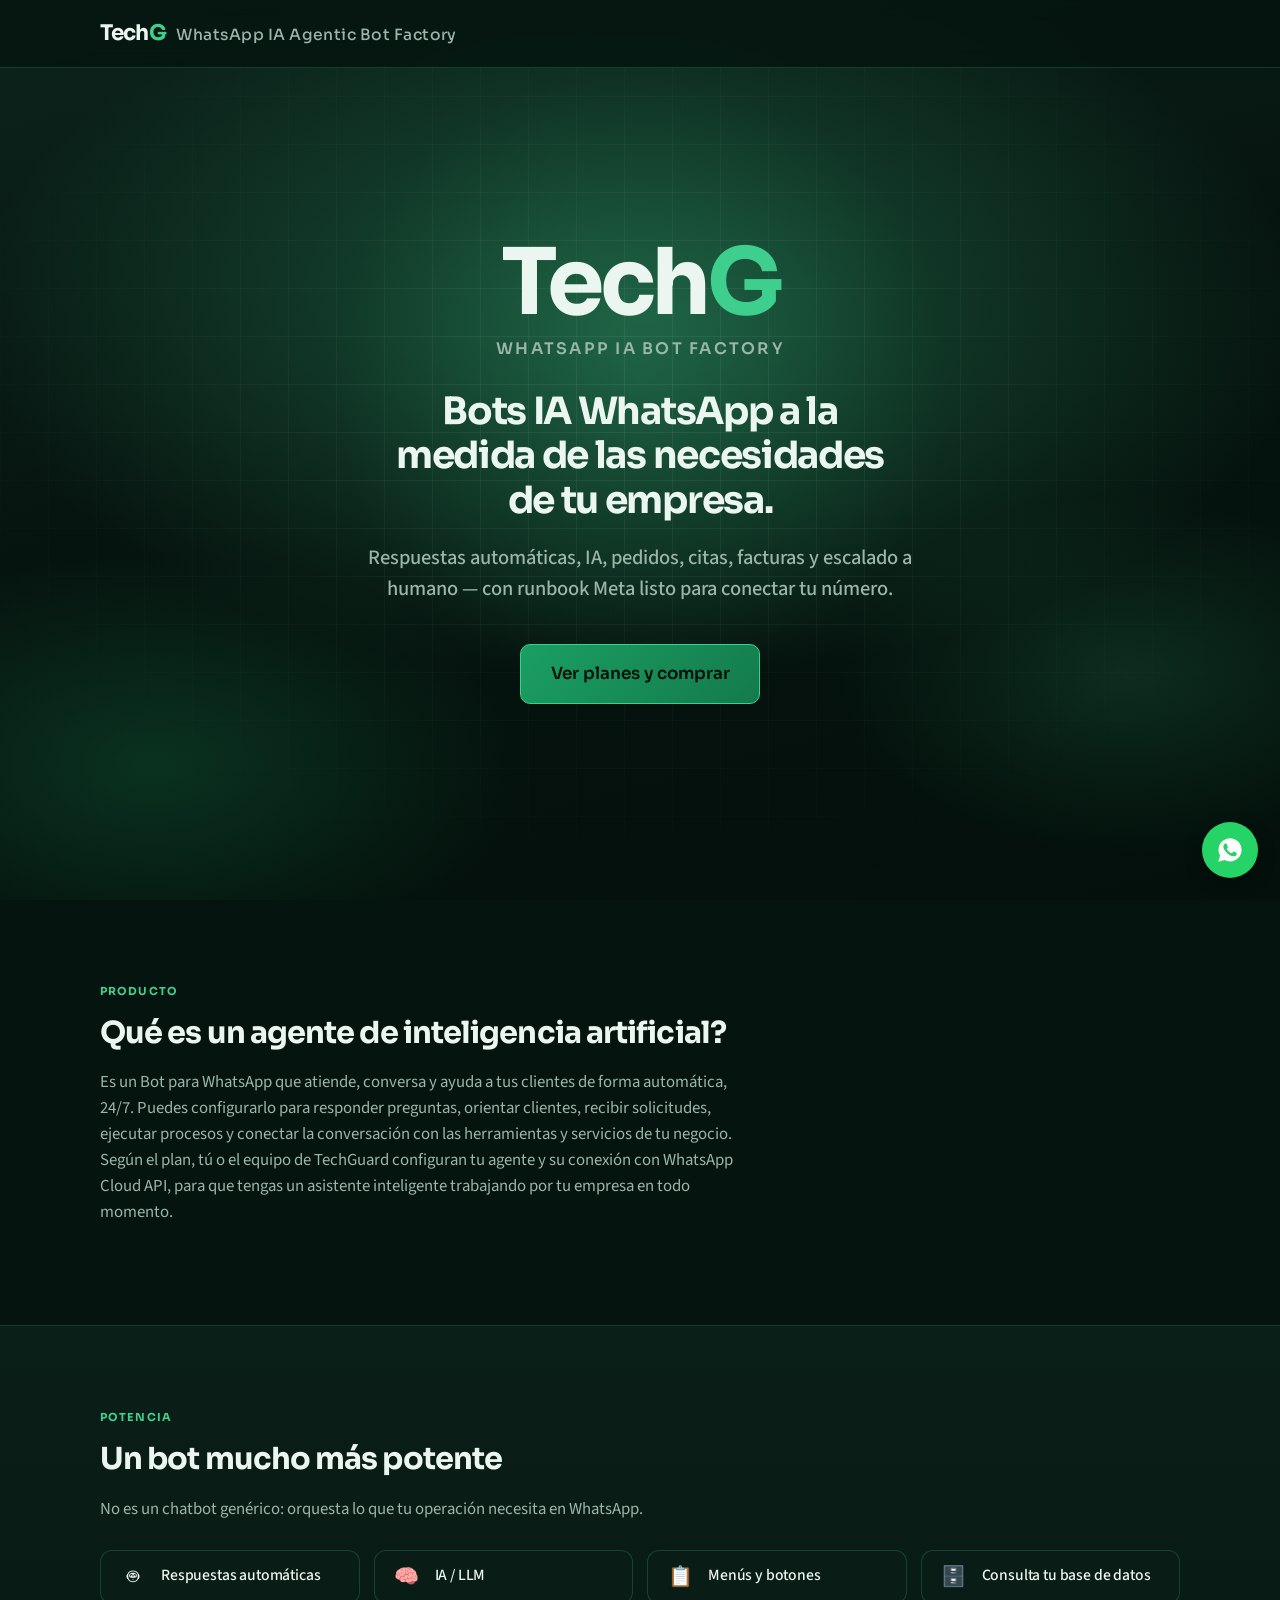
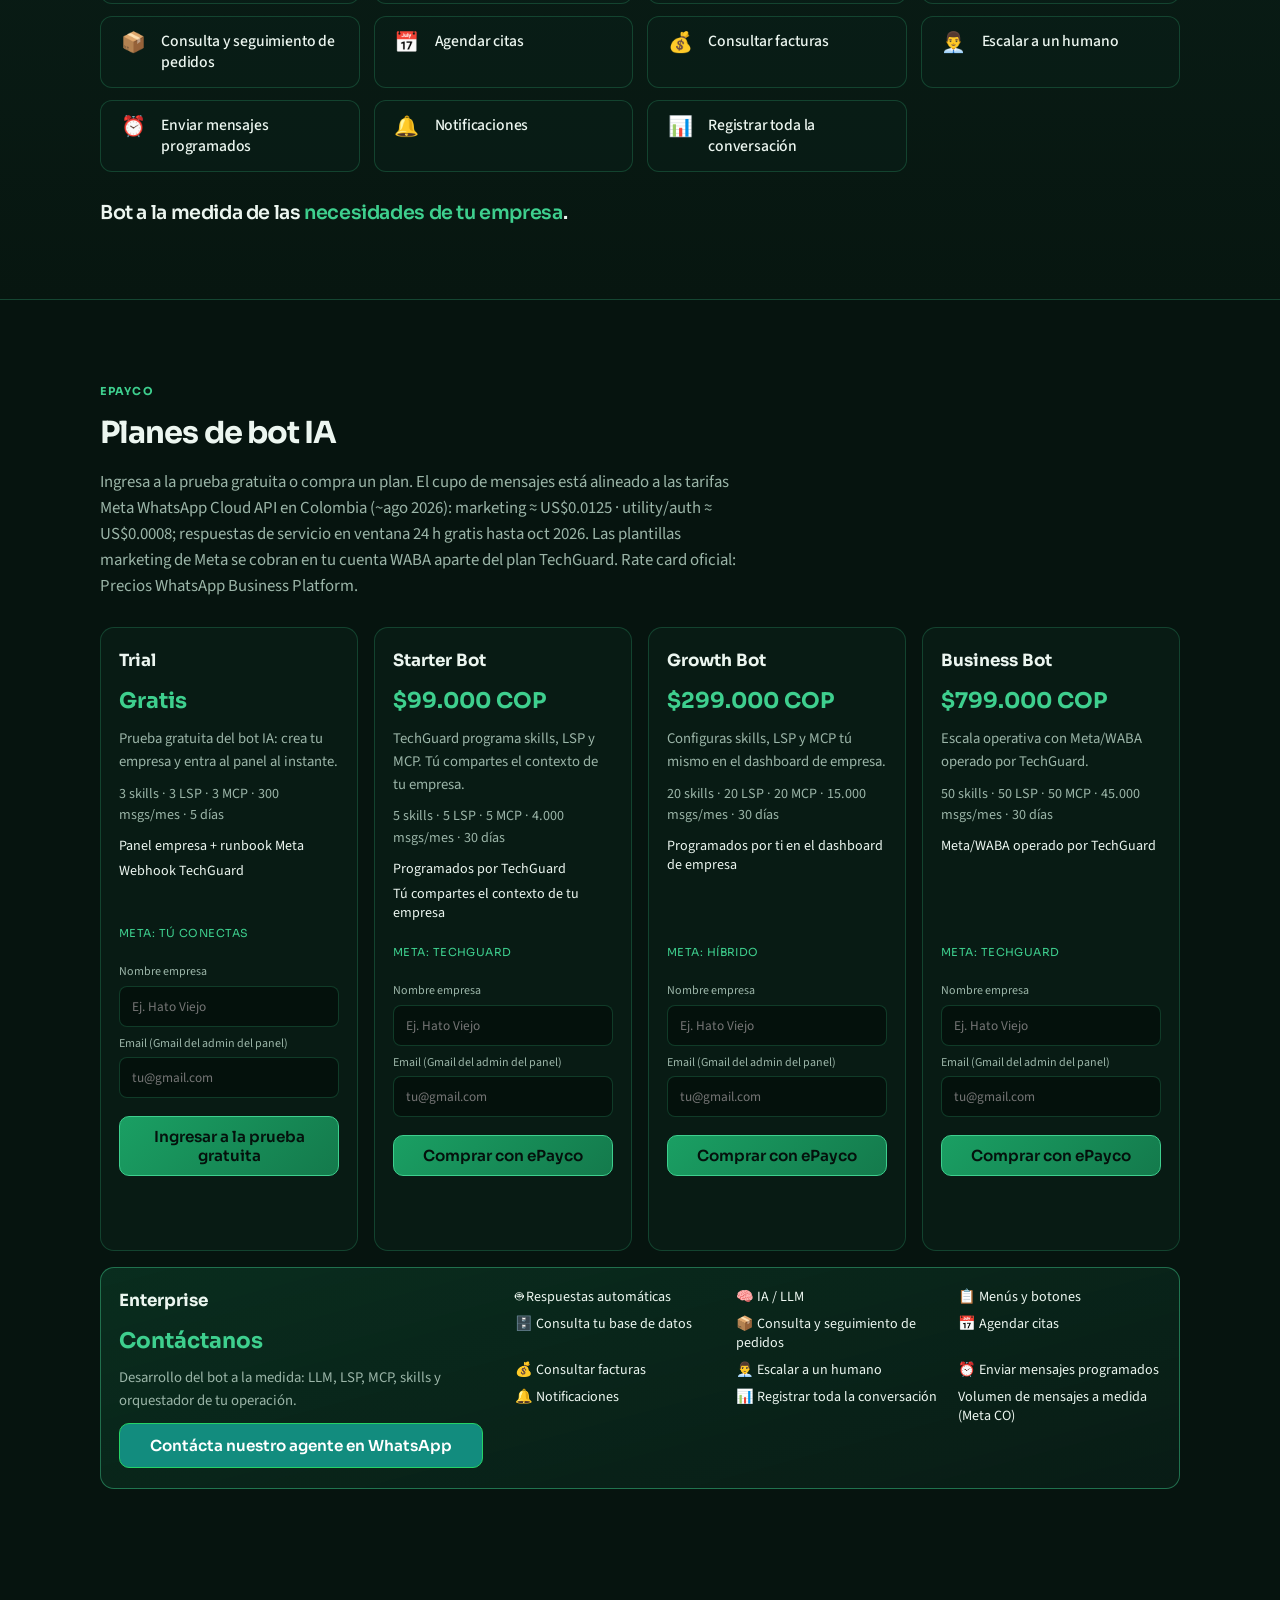
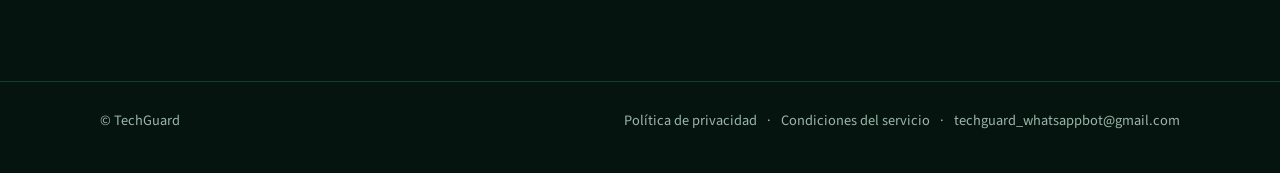
<file: index.html>
<!DOCTYPE html>
<html lang="es" prefix="og: http://ogp.me/ns#">
<head>
  <meta charset="UTF-8" />
  <meta name="viewport" content="width=device-width, initial-scale=1.0" />
  <title>TechGuard — WhatsApp IA Bot Factory</title>
  <meta name="description" content="Bot WhatsApp a la medida: respuestas automáticas, IA/LLM, menús, pedidos, citas, facturas, escalado a humano, notificaciones y registro de conversaciones." />
  <meta name="robots" content="index, follow, max-image-preview:large, max-snippet:-1" />
  <meta name="theme-color" content="#0a1f18" />
  <link rel="canonical" href="https://wbsckt3.github.io/techguard-whatsapp-bot-landing/" />
  <link rel="icon" href="assets/techguard-mark.svg" type="image/svg+xml" />

  <meta property="og:type" content="website" />
  <meta property="og:url" content="https://wbsckt3.github.io/techguard-whatsapp-bot-landing/" />
  <meta property="og:title" content="TechGuard — WhatsApp IA Bot Factory" />
  <meta property="og:description" content="Bot WhatsApp a la medida de tu empresa: IA, pedidos, citas, facturas, menús y escalado a humano." />
  <meta property="og:image" content="https://wbsckt3.github.io/techguard-whatsapp-bot-landing/assets/techguard-mark.svg" />
  <meta property="og:site_name" content="TechGuard" />
  <meta property="og:locale" content="es_ES" />

  <meta name="twitter:card" content="summary_large_image" />
  <meta name="twitter:title" content=" — WhatsApp IA Bot Factory" />
  <meta name="twitter:description" content="Bot WhatsApp a la medida: IA, pedidos, citas, facturas, menús y escalado a humano." />
  <meta name="twitter:image" content="https://wbsckt3.github.io/-whatsapp-bot-landing/assets/-mark.svg" />

  <link rel="preconnect" href="https://fonts.googleapis.com" />
  <link rel="preconnect" href="https://fonts.gstatic.com" crossorigin />
  <link href="https://fonts.googleapis.com/css2?family=Sora:wght@500;600;700&family=Source+Sans+3:wght@400;500;600&display=swap" rel="stylesheet" />

  <script type="application/ld+json">
  {
    "@context": "https://schema.org",
    "@type": "Organization",
    "name": "TechGuard",
    "url": "https://wbsckt3.github.io/techguard-whatsapp-bot-landing/",
    "logo": "https://wbsckt3.github.io/techguard-whatsapp-bot-landing/assets/techguard-mark.svg",
    "email": "techguard_whatsappbot@gmail.com"
  }
  </script>
  <script type="application/ld+json">
  {
    "@context": "https://schema.org",
    "@type": "SoftwareApplication",
    "name": "TechGuard WhatsApp IA Bot Factory",
    "applicationCategory": "BusinessApplication",
    "operatingSystem": "Web",
    "url": "https://wbsckt3.github.io/techguard-whatsapp-bot-landing/",
    "description": "Fábrica white-label para orquestar bots WhatsApp con IA: n empresas, Meta Cloud API, skills, flujos y RUNBOOK de deploy.",
    "offers": {
      "@type": "Offer",
      "price": "0",
      "priceCurrency": "COP"
    },
    "creator": {
      "@type": "Organization",
      "name": "TechGuard",
      "url": "https://wbsckt3.github.io/techguard-whatsapp-bot-landing/"
    }
  }
  </script>

  <style>
    :root {
      --bg0: #06140f;
      --bg1: #0a1f18;
      --ink: #ecf6f0;
      --muted: #9bb5a8;
      --leaf: #3ecf8e;
      --leaf-deep: #1a9f63;
      --line: rgba(62, 207, 142, 0.22);
      --header-h: 68px;
      --danger: #f87171;
    }
    *, *::before, *::after { box-sizing: border-box; }
    html { scroll-behavior: smooth; }
    body {
      margin: 0;
      color: var(--ink);
      font-family: "Source Sans 3", sans-serif;
      background: var(--bg0);
      line-height: 1.55;
      -webkit-font-smoothing: antialiased;
    }
    a { color: inherit; text-decoration: none; }
    .wrap { width: min(1080px, calc(100% - 32px)); margin-inline: auto; }

    .site-header {
      position: fixed; inset: 0 0 auto 0; z-index: 40; height: var(--header-h);
      background: rgba(6, 20, 15, 0.82);
      backdrop-filter: blur(10px);
      border-bottom: 1px solid var(--line);
    }
    .site-header__inner {
      height: 100%;
      display: flex; align-items: center; justify-content: space-between; gap: 16px;
    }
    .brand {
      font-family: Sora, sans-serif;
      font-weight: 700;
      font-size: clamp(1.05rem, 2.4vw, 1.35rem);
      letter-spacing: -0.04em;
      line-height: 1.15;
      display: inline-flex;
      align-items: baseline;
      flex-wrap: wrap;
      gap: 0.35em 0.5em;
      color: var(--ink);
      min-width: 0;
      max-width: 100%;
      flex: 1;
    }
    .brand__name { flex-shrink: 0; }
    .brand__name em {
      font-style: normal;
      color: var(--leaf);
    }
    .brand__product {
      font-size: 0.72em;
      font-weight: 500;
      letter-spacing: 0.03em;
      color: var(--muted);
      white-space: normal;
      overflow: visible;
      text-overflow: unset;
    }
    @media (max-width: 560px) {
      :root { --header-h: 76px; }
      .brand {
        flex-direction: column;
        align-items: flex-start;
        gap: 2px;
        line-height: 1.2;
      }
      .brand__product {
        font-size: 0.68em;
        letter-spacing: 0.02em;
        max-width: 100%;
      }
    }
    .btn {
      display: inline-flex; align-items: center; justify-content: center;
      padding: 10px 18px; border-radius: 10px; font-weight: 600; font-size: 0.95rem;
      border: 1px solid var(--line); background: transparent; color: var(--ink);
      font-family: Sora, sans-serif;
      cursor: pointer;
    }
    .btn--primary {
      background: linear-gradient(135deg, var(--leaf-deep), #147a4c);
      border-color: var(--leaf);
      color: #04110c;
    }
    .btn--lg { padding: 14px 24px; font-size: 1rem; }
    .btn:disabled { opacity: 0.55; cursor: not-allowed; }

    .hero {
      position: relative;
      min-height: 100svh;
      display: flex;
      align-items: center;
      justify-content: center;
      padding: calc(var(--header-h) + 32px) 0 56px;
      overflow: hidden;
    }
    .hero__bg {
      position: absolute; inset: 0;
      background:
        radial-gradient(ellipse 90% 70% at 50% 35%, rgba(62, 207, 142, 0.32), transparent 58%),
        radial-gradient(ellipse 55% 45% at 12% 85%, rgba(26, 159, 99, 0.22), transparent 52%),
        radial-gradient(ellipse 45% 40% at 88% 75%, rgba(62, 207, 142, 0.14), transparent 50%),
        linear-gradient(165deg, #0c241c 0%, #06140f 45%, #03100b 100%);
    }
    .hero__bg::before {
      content: "";
      position: absolute;
      width: min(72vw, 640px);
      height: min(72vw, 640px);
      left: 50%;
      top: 42%;
      transform: translate(-50%, -50%);
      border-radius: 50%;
      background: radial-gradient(circle, rgba(62, 207, 142, 0.18), transparent 68%);
      animation: heroGlow 7s ease-in-out infinite alternate;
      pointer-events: none;
    }
    .hero__bg::after {
      content: "";
      position: absolute; inset: 0;
      background-image:
        linear-gradient(rgba(236, 246, 240, 0.1) 1px, transparent 1px),
        linear-gradient(90deg, rgba(236, 246, 240, 0.1) 1px, transparent 1px);
      background-size: 48px 48px;
      mask-image: radial-gradient(ellipse 70% 65% at 50% 45%, rgba(0,0,0,0.75), transparent 85%);
      pointer-events: none;
    }
    @keyframes heroGlow {
      from { opacity: 0.65; transform: translate(-50%, -50%) scale(1); }
      to { opacity: 1; transform: translate(-50%, -52%) scale(1.08); }
    }
    .hero__content {
      position: relative;
      z-index: 1;
      width: min(920px, calc(100% - 32px));
      margin-inline: auto;
      text-align: center;
      display: flex;
      flex-direction: column;
      align-items: center;
      animation: heroRise 0.75s ease both;
    }
    @keyframes heroRise {
      from { opacity: 0; transform: translateY(22px); }
      to { opacity: 1; transform: none; }
    }
    .hero__brand-row {
      margin: 0 0 clamp(18px, 3.5vh, 28px);
      width: 100%;
    }
    .hero__brand {
      margin: 0;
      font-family: Sora, sans-serif;
      font-size: clamp(3rem, 11vw, 5.75rem);
      font-weight: 700;
      letter-spacing: -0.05em;
      line-height: 0.95;
      color: var(--ink);
    }
    .hero__brand em {
      font-style: normal;
      color: var(--leaf);
    }
    .hero__product {
      margin: 10px 0 0;
      font-family: Sora, sans-serif;
      font-size: clamp(0.78rem, 1.8vw, 1rem);
      font-weight: 600;
      letter-spacing: 0.14em;
      text-transform: uppercase;
      color: var(--muted);
    }
    .hero__title {
      margin: 0 0 clamp(14px, 2.5vh, 20px);
      font-family: Sora, sans-serif;
      font-size: clamp(1.45rem, 4.2vw, 2.35rem);
      font-weight: 700;
      letter-spacing: -0.035em;
      line-height: 1.18;
      color: var(--ink);
      max-width: 18ch;
    }
    .hero__lead {
      margin: 0 0 clamp(28px, 4.5vh, 40px);
      color: var(--muted);
      font-size: clamp(1.05rem, 2.2vw, 1.28rem);
      line-height: 1.5;
      font-weight: 500;
      max-width: 36rem;
    }
    .hero__ctas {
      display: flex;
      flex-wrap: wrap;
      gap: 14px;
      align-items: center;
      justify-content: center;
      width: 100%;
    }
    .hero__ctas .btn--lg {
      padding: 16px 28px;
      font-size: 1.05rem;
      min-width: min(240px, 100%);
    }
    .hero__ctas .btn--ghost {
      background: rgba(236, 246, 240, 0.04);
      border-color: var(--line);
      color: var(--ink);
      font-size: 1.05rem;
    }
    .hero__ctas .btn--ghost:hover {
      border-color: var(--leaf);
      color: var(--leaf);
    }
    @media (prefers-reduced-motion: reduce) {
      .hero__bg::before, .hero__content { animation: none; }
    }

    .section { padding: 72px 0; }
    .section--alt {
      background: linear-gradient(180deg, #0a1f18, #071610);
      border-block: 1px solid var(--line);
    }
    .section__tag {
      display: inline-block;
      margin-bottom: 10px;
      font-family: Sora, sans-serif;
      font-size: 11px;
      font-weight: 700;
      letter-spacing: 0.1em;
      text-transform: uppercase;
      color: var(--leaf);
    }
    .section__title {
      margin: 0 0 12px;
      font-family: Sora, sans-serif;
      font-size: clamp(1.45rem, 3vw, 1.9rem);
      letter-spacing: -0.03em;
    }
    .section__lead {
      margin: 0 0 28px;
      color: var(--muted);
      max-width: 40rem;
      font-size: 1.05rem;
    }

    .cap-grid {
      display: grid;
      grid-template-columns: repeat(auto-fill, minmax(240px, 1fr));
      gap: 12px 14px;
      margin: 0 0 28px;
      padding: 0;
      list-style: none;
    }
    .cap-grid li {
      display: flex;
      align-items: flex-start;
      gap: 12px;
      padding: 14px 16px;
      border: 1px solid var(--line);
      border-radius: 12px;
      background: rgba(10, 31, 24, 0.55);
      color: var(--ink);
      font-size: 0.98rem;
      line-height: 1.35;
    }
    .cap-grid__icon {
      flex-shrink: 0;
      font-size: 1.25rem;
      line-height: 1.2;
      width: 1.6em;
      text-align: center;
    }
    .cap-grid__label {
      font-weight: 500;
      letter-spacing: -0.01em;
    }
    .cap-closer {
      margin: 0;
      max-width: 36rem;
      font-family: Sora, sans-serif;
      font-size: clamp(1.05rem, 2.4vw, 1.2rem);
      font-weight: 600;
      letter-spacing: -0.02em;
      line-height: 1.4;
      color: var(--ink);
    }
    .cap-closer em {
      font-style: normal;
      color: var(--leaf);
    }

    .steps {
      display: grid;
      gap: 18px;
      counter-reset: step;
      margin: 0;
      padding: 0;
    }
    .steps li {
      list-style: none;
      position: relative;
      padding: 0 0 0 52px;
      color: var(--muted);
    }
    .steps li::before {
      counter-increment: step;
      content: counter(step);
      position: absolute; left: 0; top: 0;
      width: 36px; height: 36px;
      border-radius: 10px;
      display: grid; place-items: center;
      font-family: Sora, sans-serif;
      font-weight: 700;
      font-size: 0.9rem;
      color: #04110c;
      background: var(--leaf);
    }
    .steps strong { display: block; color: var(--ink); margin-bottom: 4px; font-family: Sora, sans-serif; }
    .steps a,
    #conectar .section__lead a {
      color: var(--leaf);
      text-decoration: underline;
      text-underline-offset: 2px;
    }
    .steps a:hover,
    #conectar .section__lead a:hover { opacity: 0.9; }

    .plans {
      display: grid;
      grid-template-columns: repeat(auto-fit, minmax(240px, 1fr));
      gap: 16px;
    }
    .plan {
      padding: 20px 18px;
      border: 1px solid var(--line);
      border-radius: 14px;
      background: rgba(10, 31, 24, 0.65);
      display: flex;
      flex-direction: column;
      gap: 10px;
    }
    .plan h3 {
      margin: 0;
      font-family: Sora, sans-serif;
      font-size: 1.05rem;
    }
    .plan .price {
      margin: 0;
      font-family: Sora, sans-serif;
      font-size: 1.35rem;
      color: var(--leaf);
      font-weight: 700;
    }
    .plan .desc { margin: 0; color: var(--muted); font-size: 0.92rem; }
    .plan .meta { margin: 0; color: var(--muted); font-size: 0.88rem; }
    .plan .features {
      margin: 0;
      padding: 0;
      list-style: none;
      display: flex;
      flex-direction: column;
      gap: 6px;
      flex: 1;
    }
    .plan .features li {
      color: var(--ink);
      font-size: 0.88rem;
      line-height: 1.35;
      padding-left: 0;
    }
    .plan .wa-tag {
      font-size: 11px;
      font-family: Sora, sans-serif;
      color: var(--leaf);
      letter-spacing: 0.04em;
      text-transform: uppercase;
    }
    .plan.plan--enterprise {
      grid-column: 1 / -1;
      display: grid;
      grid-template-columns: minmax(220px, 0.9fr) minmax(0, 1.6fr);
      gap: 20px 32px;
      align-items: start;
      border-color: rgba(62, 207, 142, 0.45);
      background: linear-gradient(165deg, rgba(26, 159, 99, 0.18), rgba(10, 31, 24, 0.75));
    }
    .plan.plan--enterprise .ent-intro {
      display: flex;
      flex-direction: column;
      gap: 10px;
    }
    .plan.plan--enterprise .features {
      display: grid;
      grid-template-columns: repeat(3, minmax(0, 1fr));
      gap: 8px 18px;
      flex: initial;
      align-content: start;
    }
    .plan .btn--wa {
      background: #128c7e;
      border-color: #25d366;
      color: #fff;
      text-align: center;
    }
    @media (max-width: 800px) {
      .plan.plan--enterprise {
        grid-template-columns: 1fr;
      }
      .plan.plan--enterprise .features {
        grid-template-columns: 1fr 1fr;
      }
    }
    @media (max-width: 520px) {
      .plan.plan--enterprise .features {
        grid-template-columns: 1fr;
      }
    }
    .plan label {
      display: block;
      font-size: 12px;
      color: var(--muted);
      margin-bottom: 4px;
    }
    .plan input {
      width: 100%;
      padding: 10px 12px;
      border-radius: 8px;
      border: 1px solid var(--line);
      background: #04110c;
      color: var(--ink);
      font-family: inherit;
      margin-bottom: 8px;
    }
    .plan-status {
      min-height: 1.2em;
      font-size: 0.85rem;
      color: var(--leaf);
    }
    .plan-status.is-error { color: var(--danger); }

    .pillars {
      display: grid;
      grid-template-columns: repeat(3, 1fr);
      gap: 20px;
    }
    @media (max-width: 800px) {
      .pillars { grid-template-columns: 1fr; }
    }
    .pillar h3 {
      margin: 0 0 8px;
      font-family: Sora, sans-serif;
      font-size: 1.05rem;
      color: var(--leaf);
    }
    .pillar p { margin: 0; color: var(--muted); }

    .site-footer {
      padding: 28px 0 40px;
      border-top: 1px solid var(--line);
      color: var(--muted);
      font-size: 0.9rem;
    }
    .site-footer__inner {
      display: flex; flex-wrap: wrap; justify-content: space-between; gap: 12px;
    }
    .site-footer a:hover { color: var(--leaf); }
    .site-footer__links { display: inline-flex; flex-wrap: wrap; align-items: center; gap: 10px; }
    #epayco-checkout-host {
      margin: 24px auto 48px;
      width: min(1080px, calc(100% - 32px));
      min-height: 48px;
    }

    /* BOTONES FLOTANTES */
.fab-stack {
    position: fixed;
    right: 22px;
    bottom: 22px;
    z-index: 1100;
    display: flex;
    flex-direction: column;
    align-items: center;
    gap: 12px;
}
.whatsapp-fab,
.contact-fab {
    width: 56px;
    height: 56px;
    border-radius: 50%;
    border: none;
    display: flex;
    align-items: center;
    justify-content: center;
    cursor: pointer;
    box-shadow: 0 6px 18px rgba(0, 0, 0, 0.28);
    color: #fff;
    text-decoration: none;
}
.whatsapp-fab {
    background: #25d366;
}
.whatsapp-fab:hover {
    background: #1ebe5d;
}
.contact-fab {
    background: #147a4c;
}
.contact-fab:hover {
    background: #0f5e3b;
}
  </style>
</head>
<body>
  <header class="site-header">
    <div class="wrap site-header__inner">
      <a class="brand" href="#top">
        <span class="brand__name">Tech<em>G</em></span>
        <span class="brand__product">WhatsApp IA Agentic Bot Factory</span>
      </a>
    </div>
  </header>

  <main id="top">
    <section class="hero">
      <div class="hero__bg" aria-hidden="true"></div>
      <div class="wrap hero__content">
        <div class="hero__brand-row">
          <p class="hero__brand">Tech<em>G</em></p>
          <p class="hero__product">WhatsApp IA Bot Factory</p>
        </div>
        <h1 class="hero__title">Bots IA WhatsApp a la medida de las necesidades de tu empresa.</h1>
        <p class="hero__lead">
          Respuestas automáticas, IA, pedidos, citas, facturas y escalado a humano — con runbook Meta listo para conectar tu número.
        </p>
        <div class="hero__ctas">
          <a class="btn btn--primary btn--lg" href="#planes">Ver planes y comprar</a>
        </div>
      </div>
    </section>

    <section class="section" id="que-es">
      <div class="wrap">
        <p class="section__tag">Producto</p>
        <h2 class="section__title">Qué es un agente de inteligencia artificial?</h2>
        <p class="section__lead">
          Es un Bot para WhatsApp que atiende, conversa y ayuda a tus clientes de forma automática, 24/7. Puedes configurarlo para responder preguntas, orientar 
          clientes, recibir solicitudes, ejecutar procesos y conectar la conversación con las herramientas y servicios de tu negocio. 
          Según el plan, tú o el equipo de TechGuard configuran tu agente y su conexión con WhatsApp Cloud API, para que tengas un asistente inteligente trabajando por tu empresa en todo momento.
        </p>
      </div>
    </section>

    <section class="section section--alt" id="capacidades">
      <div class="wrap">
        <p class="section__tag">Potencia</p>
        <h2 class="section__title">Un bot mucho más potente</h2>
        <p class="section__lead">
          No es un chatbot genérico: orquesta lo que tu operación necesita en WhatsApp.
        </p>
        <ul class="cap-grid">
          <li>
            <span class="cap-grid__icon" aria-hidden="true">🤖</span>
            <span class="cap-grid__label">Respuestas automáticas</span>
          </li>
          <li>
            <span class="cap-grid__icon" aria-hidden="true">🧠</span>
            <span class="cap-grid__label">IA / LLM</span>
          </li>
          <li>
            <span class="cap-grid__icon" aria-hidden="true">📋</span>
            <span class="cap-grid__label">Menús y botones</span>
          </li>
          <li>
            <span class="cap-grid__icon" aria-hidden="true">🗄️</span>
            <span class="cap-grid__label">Consulta tu base de datos</span>
          </li>
          <li>
            <span class="cap-grid__icon" aria-hidden="true">📦</span>
            <span class="cap-grid__label">Consulta y seguimiento de pedidos</span>
          </li>
          <li>
            <span class="cap-grid__icon" aria-hidden="true">📅</span>
            <span class="cap-grid__label">Agendar citas</span>
          </li>
          <li>
            <span class="cap-grid__icon" aria-hidden="true">💰</span>
            <span class="cap-grid__label">Consultar facturas</span>
          </li>
          <li>
            <span class="cap-grid__icon" aria-hidden="true">👨‍💼</span>
            <span class="cap-grid__label">Escalar a un humano</span>
          </li>
          <li>
            <span class="cap-grid__icon" aria-hidden="true">⏰</span>
            <span class="cap-grid__label">Enviar mensajes programados</span>
          </li>
          <li>
            <span class="cap-grid__icon" aria-hidden="true">🔔</span>
            <span class="cap-grid__label">Notificaciones</span>
          </li>
          <li>
            <span class="cap-grid__icon" aria-hidden="true">📊</span>
            <span class="cap-grid__label">Registrar toda la conversación</span>
          </li>
        </ul>
        <p class="cap-closer">
          Bot a la medida de las <em>necesidades de tu empresa</em>.
        </p>
      </div>
    </section>

    <section class="section" id="planes">
      <div class="wrap">
        <p class="section__tag">ePayco</p>
        <h2 class="section__title">Planes de bot IA</h2>
        <p class="section__lead">
          Ingresa a la prueba gratuita o compra un plan. El cupo de mensajes está alineado a las tarifas
          Meta WhatsApp Cloud API en Colombia (~ago 2026): marketing ≈ US$0.0125 · utility/auth ≈ US$0.0008;
          respuestas de servicio en ventana 24&nbsp;h gratis hasta oct&nbsp;2026. Las plantillas marketing
          de Meta se cobran en tu cuenta WABA aparte del plan TechGuard.
          Rate card oficial:
          <a href="https://developers.facebook.com/docs/whatsapp/pricing" target="_blank" rel="noopener">Precios WhatsApp Business Platform</a>.
        </p>
        <div class="plans" id="plans-root" aria-live="polite">
          <p class="section__lead">Cargando planes…</p>
        </div>
        <div id="epayco-checkout-host" aria-live="polite"></div>
      </div>
    </section>

  </main>

  <footer class="site-footer">
    <div class="wrap site-footer__inner">
      <span>© TechGuard</span>
      <span class="site-footer__links">
        <a href="privacidad.html">Política de privacidad</a>
        <span aria-hidden="true">·</span>
        <a href="terminos.html">Condiciones del servicio</a>
        <span aria-hidden="true">·</span>
        <a href="mailto:techguard_whatsappbot@gmail.com">techguard_whatsappbot@gmail.com</a>
      </span>
    </div>
  </footer>

  
    <!-- BOTONES FLOTANTES: WhatsApp arriba, correo debajo -->
    <div class="fab-stack">
        <a
            class="whatsapp-fab"
            href="https://wa.me/573504246397"
            target="_blank"
            rel="noopener noreferrer"
            aria-label="Escribir por WhatsApp"
        >
            <svg viewBox="0 0 24 24" width="28" height="28" aria-hidden="true">
                <path fill="currentColor" d="M12.04 2C6.58 2 2.15 6.4 2.15 11.83c0 1.74.46 3.44 1.34 4.94L2 22l5.38-1.41a10 10 0 0 0 4.66 1.18h.01c5.46 0 9.89-4.4 9.89-9.84C21.94 6.4 17.5 2 12.04 2zm5.76 14.05c-.24.67-1.4 1.24-1.93 1.32-.49.07-1.12.1-1.81-.11-.42-.13-.95-.31-1.64-.61-2.89-1.25-4.77-4.16-4.92-4.35-.14-.2-1.18-1.57-1.18-3 0-1.42.74-2.12 1-2.41.26-.29.57-.36.76-.36h.55c.17 0 .41-.07.64.49.24.58.82 2 .89 2.14.07.15.12.32.02.51-.1.2-.15.32-.3.5-.14.17-.3.39-.43.52-.14.15-.29.31-.12.6.16.29.73 1.21 1.57 1.96 1.08.96 1.99 1.26 2.27 1.4.28.14.45.12.61-.07.17-.2.7-.81.89-1.09.18-.28.37-.23.62-.14.26.1 1.63.77 1.91.91.28.14.46.21.53.32.07.12.07.68-.17 1.35z"/>
            </svg>
        </a>

    </div>

  <script>
(function () {
  // En producción Nginx proxea /p2l-tenant/api/* → Node. /api/* en raíz da 404 sin CORS → NetworkError en fetch.
  var API = 'https://www.refactorii.com/p2l-tenant/api/p2l-techguard-whatsapp-bot';
  var FALLBACK_PLANS = [
    {
      id: 0, name: 'Trial', priceCop: 0, messagesPerMonth: 300,
      maxSkills: 3, maxLsp: 3, maxMcp: 3, days: 5, waOwnership: 'customer', contactOnly: false,
      description: 'Prueba gratuita del bot IA: crea tu empresa y entra al panel al instante.',
      features: ['Panel empresa + runbook Meta', 'Webhook TechGuard'],
      public: true
    },
    {
      id: 1, name: 'Starter Bot', priceCop: 99000, messagesPerMonth: 4000,
      maxSkills: 5, maxLsp: 5, maxMcp: 5, days: 30, waOwnership: 'techguard', contactOnly: false,
      description: 'TechGuard programa skills, LSP y MCP. Tú compartes el contexto de tu empresa.',
      features: ['Programados por TechGuard', 'Tú compartes el contexto de tu empresa'],
      public: true
    },
    {
      id: 2, name: 'Growth Bot', priceCop: 299000, messagesPerMonth: 15000,
      maxSkills: 20, maxLsp: 20, maxMcp: 20, days: 30, waOwnership: 'hybrid', contactOnly: false,
      description: 'Configuras skills, LSP y MCP tú mismo en el dashboard de empresa.',
      features: ['Programados por ti en el dashboard de empresa'],
      public: true
    },
    {
      id: 3, name: 'Business Bot', priceCop: 799000, messagesPerMonth: 45000,
      maxSkills: 50, maxLsp: 50, maxMcp: 50, days: 30, waOwnership: 'techguard', contactOnly: false,
      description: 'Escala operativa con Meta/WABA operado por TechGuard.',
      features: ['Meta/WABA operado por TechGuard'],
      public: true
    },
    {
      id: 4, name: 'Enterprise', priceCop: 0, messagesPerMonth: 0,
      maxSkills: 0, maxLsp: 0, maxMcp: 0, days: 30, waOwnership: 'techguard', contactOnly: true,
      whatsappUrl: 'https://wa.me/573000000000?text=' + encodeURIComponent('Hola TechGuard, quiero el plan Enterprise — bot WhatsApp a la medida'),
      description: 'Desarrollo del bot a la medida: LLM, LSP, MCP, skills y orquestador de tu operación.',
      features: [
        '🤖 Respuestas automáticas',
        '🧠 IA / LLM',
        '📋 Menús y botones',
        '🗄️ Consulta tu base de datos',
        '📦 Consulta y seguimiento de pedidos',
        '📅 Agendar citas',
        '💰 Consultar facturas',
        '👨‍💼 Escalar a un humano',
        '⏰ Enviar mensajes programados',
        '🔔 Notificaciones',
        '📊 Registrar toda la conversación',
        'Volumen de mensajes a medida (Meta CO)'
      ],
      public: true
    }
  ];

  function esc(s) {
    return String(s == null ? '' : s)
      .replace(/&/g, '&amp;')
      .replace(/</g, '&lt;')
      .replace(/>/g, '&gt;')
      .replace(/"/g, '&quot;');
  }

  function formatPrice(p) {
    if (p && p.contactOnly) return 'Contáctanos';
    var n = Number(p && p.priceCop != null ? p.priceCop : p) || 0;
    if (n === 0) return 'Gratis';
    return '$' + n.toLocaleString('es-CO') + ' COP';
  }

  function waLabel(w) {
    if (w === 'techguard') return 'Meta: TechGuard';
    if (w === 'hybrid') return 'Meta: híbrido';
    return 'Meta: tú conectas';
  }

  /** Quita bullets que repiten lo ya dicho en desc/meta (skills/LSP/MCP/msgs). */
  function cleanFeatures(p) {
    var desc = String(p.description || '').toLowerCase();
    var list = Array.isArray(p.features) ? p.features.slice() : [];
    if (!list.length && !p.contactOnly) {
      return [];
    }
    var seen = {};
    return list.filter(function (f) {
      var raw = String(f).trim();
      var k = raw.toLowerCase();
      if (!k || seen[k]) return false;
      seen[k] = true;
      // "20 skills" / "20 LSP" / "20 MCP"
      if (/^\d+([.\s]\d+)?\s*(skills?|lsp|mcp)\b/i.test(raw)) return false;
      // "15.000 mensajes/mes..."
      if (/mensajes?/i.test(raw) && /mes|cupo|d[ií]as/i.test(raw)) return false;
      // "3 skills de bot IA" style already covered by counts in meta
      if (/^\d+.*\b(skills?|lsp|mcp)\b/i.test(raw) && raw.length < 40) return false;
      // "LLM · LSP · MCP · skills" si la desc ya habla de eso
      if (/llm/i.test(raw) && /lsp/i.test(raw) && /mcp/i.test(raw) && /skill/i.test(desc)) return false;
      if (/desarrollo del bot a la medida/i.test(raw) && /a la medida/i.test(desc)) return false;
      if (/orquestador de tu operaci[oó]n/i.test(raw) && /orquestador/i.test(desc)) return false;
      return true;
    });
  }

  function featuresHtml(p) {
    var list = cleanFeatures(p);
    if (!list.length) return '';
    return '<ul class="features">' + list.map(function (f) {
      return '<li>' + esc(f) + '</li>';
    }).join('') + '</ul>';
  }

  function renderPlans(plans) {
    var root = document.getElementById('plans-root');
    if (!root) return;
    root.innerHTML = plans.map(function (p) {
      var id = p.id;
      var contactOnly = !!p.contactOnly;
      var isFree = !contactOnly && Number(p.priceCop) === 0;
      var metaBits = [];
      if (!contactOnly) {
        if (p.maxSkills) metaBits.push(p.maxSkills + ' skills');
        if (p.maxLsp) metaBits.push(p.maxLsp + ' LSP');
        if (p.maxMcp) metaBits.push(p.maxMcp + ' MCP');
        if (p.messagesPerMonth) metaBits.push(Number(p.messagesPerMonth).toLocaleString('es-CO') + ' msgs/mes');
        if (p.days) metaBits.push(p.days + ' días');
      }
      var feats = featuresHtml(p);
      var ctaBlock;
      if (contactOnly) {
        var wa = p.whatsappUrl || FALLBACK_PLANS[4].whatsappUrl;
        ctaBlock =
          '<a class="btn btn--primary btn--wa" href="https://wa.me/573504246397" target="_blank" rel="noopener">' +
          'Contácta nuestro agente en WhatsApp</a>';
        return (
          '<article class="plan plan--enterprise" data-plan-id="' + esc(id) + '">' +
            '<div class="ent-intro">' +
              '<h3>' + esc(p.name) + '</h3>' +
              '<p class="price">' + esc(formatPrice(p)) + '</p>' +
              '<p class="desc">' + esc(p.description || '') + '</p>' +
              ctaBlock +
            '</div>' +
            feats +
          '</article>'
        );
      }
      var cta = isFree ? 'Ingresar a la prueba gratuita' : 'Comprar con ePayco';
      ctaBlock =
        '<div>' +
          '<label>Nombre empresa</label>' +
          '<input type="text" class="js-company" placeholder="Ej. Hato Viejo" autocomplete="organization" />' +
          '<label>Email (Gmail del admin del panel)</label>' +
          '<input type="email" class="js-email" placeholder="tu@gmail.com" autocomplete="email" />' +
        '</div>' +
        '<button type="button" class="btn btn--primary js-buy" data-plan-id="' + esc(id) + '">' + esc(cta) + '</button>' +
        '<p class="plan-status js-status" role="status"></p>';
      return (
        '<article class="plan" data-plan-id="' + esc(id) + '">' +
          '<h3>' + esc(p.name) + '</h3>' +
          '<p class="price">' + esc(formatPrice(p)) + '</p>' +
          '<p class="desc">' + esc(p.description || '') + '</p>' +
          (metaBits.length ? '<p class="meta">' + esc(metaBits.join(' · ')) + '</p>' : '') +
          feats +
          '<p class="wa-tag">' + esc(waLabel(p.waOwnership)) + '</p>' +
          ctaBlock +
        '</article>'
      );
    }).join('');

    root.querySelectorAll('.js-buy').forEach(function (btn) {
      btn.addEventListener('click', function () {
        var card = btn.closest('.plan');
        var planId = Number(btn.getAttribute('data-plan-id'));
        var companyName = (card.querySelector('.js-company') || {}).value || '';
        var buyerEmail = (card.querySelector('.js-email') || {}).value || '';
        var statusEl = card.querySelector('.js-status');
        buyPlan(planId, companyName.trim(), buyerEmail.trim(), btn, statusEl, plans);
      });
    });
  }

  function goToCompanyLogin(loginUrl, panelUrl, companyId) {
    var url =
      loginUrl ||
      ('https://www.refactorii.com/p2l-tenant/login/techguard-whatsapp-bot?redirect=' +
        encodeURIComponent(
          panelUrl
            ? panelUrl.replace('https://www.refactorii.com/p2l-tenant', '')
            : '/techguard-whatsapp-bot/company/' + companyId
        ));
    window.location.href = url;
  }

  function setStatus(el, msg, isError) {
    if (!el) return;
    el.textContent = msg || '';
    el.classList.toggle('is-error', !!isError);
  }

  function injectEpaycoForm(attrs) {
    var host = document.getElementById('epayco-checkout-host');
    host.innerHTML = '';
    var form = document.createElement('form');
    var s = document.createElement('script');
    s.src = 'https://checkout.epayco.co/checkout.js';
    Object.keys(attrs || {}).forEach(function (k) {
      var v = attrs[k];
      if (v == null) return;
      if (k === 'class') {
        s.className = String(v);
        return;
      }
      s.setAttribute(k, String(v));
    });
    if (!s.className) s.className = 'epayco-button';
    form.appendChild(s);
    host.appendChild(form);
    try {
      host.scrollIntoView({ behavior: 'smooth', block: 'nearest' });
    } catch (_) {}
  }

  async function buyPlan(planId, companyName, buyerEmail, btn, statusEl, plans) {
    var plan = (plans || []).find(function (p) { return Number(p.id) === Number(planId); });
    if (plan && plan.contactOnly) {
      var wa = plan.whatsappUrl || (FALLBACK_PLANS[4] && FALLBACK_PLANS[4].whatsappUrl);
      if (wa) window.open(wa, '_blank', 'noopener');
      return;
    }
    if (!companyName || !buyerEmail) {
      setStatus(statusEl, 'Indica nombre de empresa y email (Gmail del panel).', true);
      return;
    }
    btn.disabled = true;
    setStatus(statusEl, 'Preparando…', false);
    try {
      var price = plan ? Number(plan.priceCop) || 0 : -1;

      if (price === 0) {
        setStatus(statusEl, 'Creando tu empresa de prueba…', false);
        var freeRes = await fetch(API + '/public/checkout-free', {
          method: 'POST',
          headers: { 'Content-Type': 'application/json' },
          body: JSON.stringify({ planId: planId, buyerEmail: buyerEmail, companyName: companyName })
        });
        var freeData = await freeRes.json().catch(function () { return {}; });
        if (!freeRes.ok) throw new Error(freeData.message || freeData.error || 'Error al crear la prueba');
        var co = freeData.company || {};
        setStatus(
          statusEl,
          (freeData.reused ? 'Ya tenías una prueba. ' : 'Empresa creada. ') +
            'Entrando al panel… Usa el mismo Gmail (' + buyerEmail + ') en Google.',
          false
        );
        try {
          if (freeData.companyKey) {
            sessionStorage.setItem('tg_wa_company_key_' + co.id, freeData.companyKey);
          }
        } catch (_) {}
        setTimeout(function () {
          goToCompanyLogin(freeData.loginUrl, freeData.panelUrl, co.id);
        }, 900);
        return;
      }

      setStatus(statusEl, 'Preparando checkout ePayco…', false);
      var cfgRes = await fetch(API + '/public/checkout-config', {
        method: 'POST',
        headers: { 'Content-Type': 'application/json' },
        body: JSON.stringify({ planId: planId, buyerEmail: buyerEmail, companyName: companyName })
      });
      var cfg = await cfgRes.json().catch(function () { return {}; });
      if (!cfgRes.ok) throw new Error(cfg.message || cfg.error || 'Error checkout-config');

      if (cfg.free) {
        var free2 = await fetch(API + '/public/checkout-free', {
          method: 'POST',
          headers: { 'Content-Type': 'application/json' },
          body: JSON.stringify({ planId: planId, buyerEmail: buyerEmail, companyName: companyName })
        });
        var free2Data = await free2.json().catch(function () { return {}; });
        if (!free2.ok) throw new Error(free2Data.message || 'Error checkout gratis');
        setStatus(statusEl, 'Empresa de prueba lista. Entrando al panel…', false);
        setTimeout(function () {
          goToCompanyLogin(free2Data.loginUrl, free2Data.panelUrl, (free2Data.company || {}).id);
        }, 900);
        return;
      }

      if (!cfg.epaycoButtonAttributes) throw new Error('Sin atributos ePayco');
      setStatus(statusEl, 'Abriendo ePayco…', false);
      injectEpaycoForm(cfg.epaycoButtonAttributes);
    } catch (e) {
      setStatus(statusEl, e.message || String(e), true);
    } finally {
      btn.disabled = false;
    }
  }

  async function loadPlans() {
    try {
      var res = await fetch(API + '/public/plans', { headers: { Accept: 'application/json' } });
      var data = await res.json().catch(function () { return {}; });
      if (!res.ok || !Array.isArray(data.plans) || !data.plans.length) throw new Error('fallback');
      renderPlans(data.plans);
    } catch (_) {
      renderPlans(FALLBACK_PLANS);
    }
  }

  loadPlans();
})();
  </script>
</body>
</html>
</file>
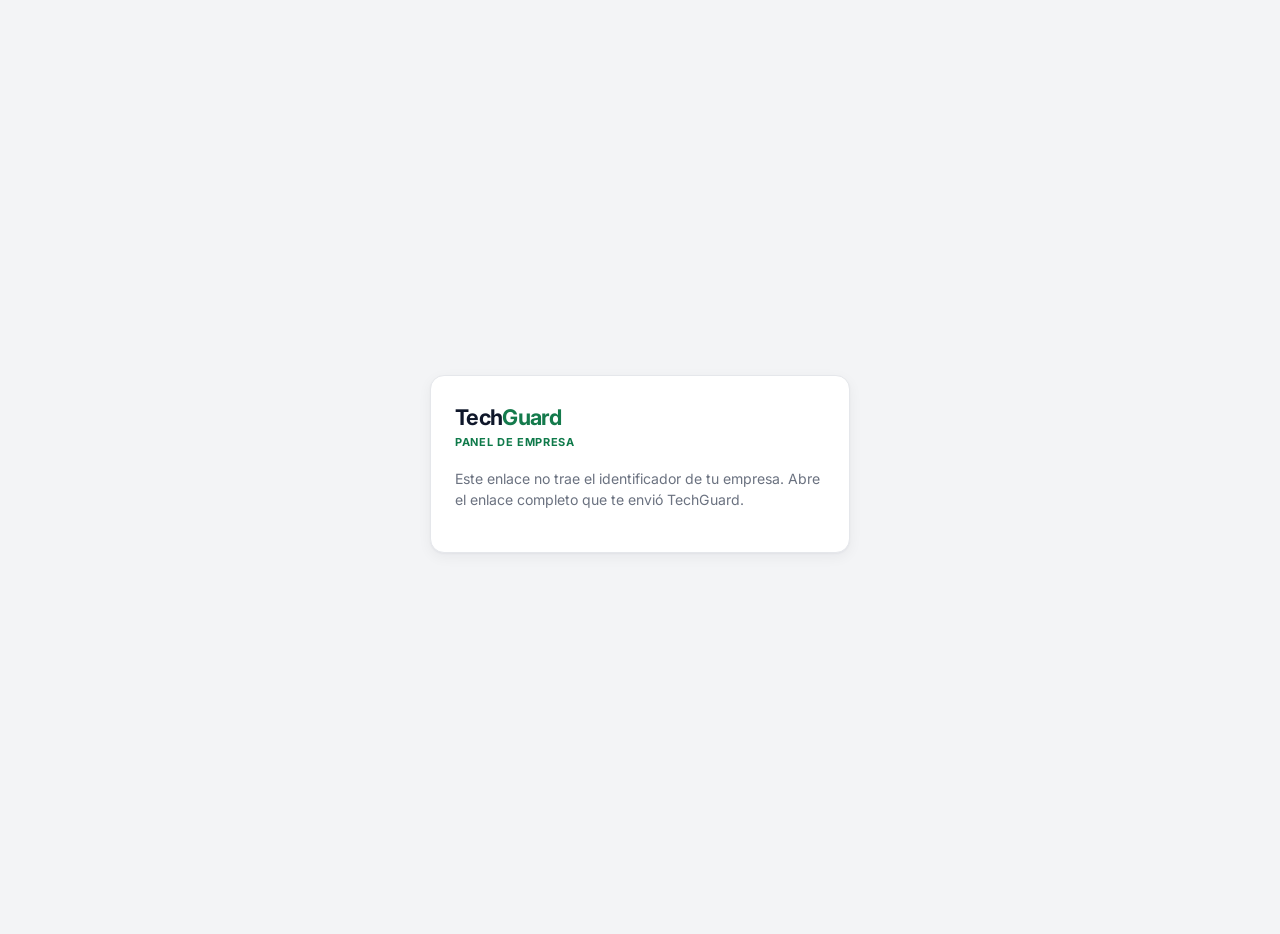
<file: panel/index.html>
<!DOCTYPE html>
<html lang="es">
<head>
  <meta charset="UTF-8" />
  <meta name="viewport" content="width=device-width, initial-scale=1.0" />
  <title>Panel de empresa — TechGuard Bot WhatsApp IA</title>
  <meta name="robots" content="noindex, nofollow" />
  <meta name="theme-color" content="#ffffff" />
  <link rel="icon" href="../assets/techguard-mark.svg" type="image/svg+xml" />
  <link rel="stylesheet" href="panel.css?v=1789761358905" />
</head>
<body>
  <div id="tg-root" class="tg-co">
    <p class="tg-loading">Cargando tu panel…</p>
  </div>
  <script src="panel.js?v=1789761358905"></script>
</body>
</html>
</file>
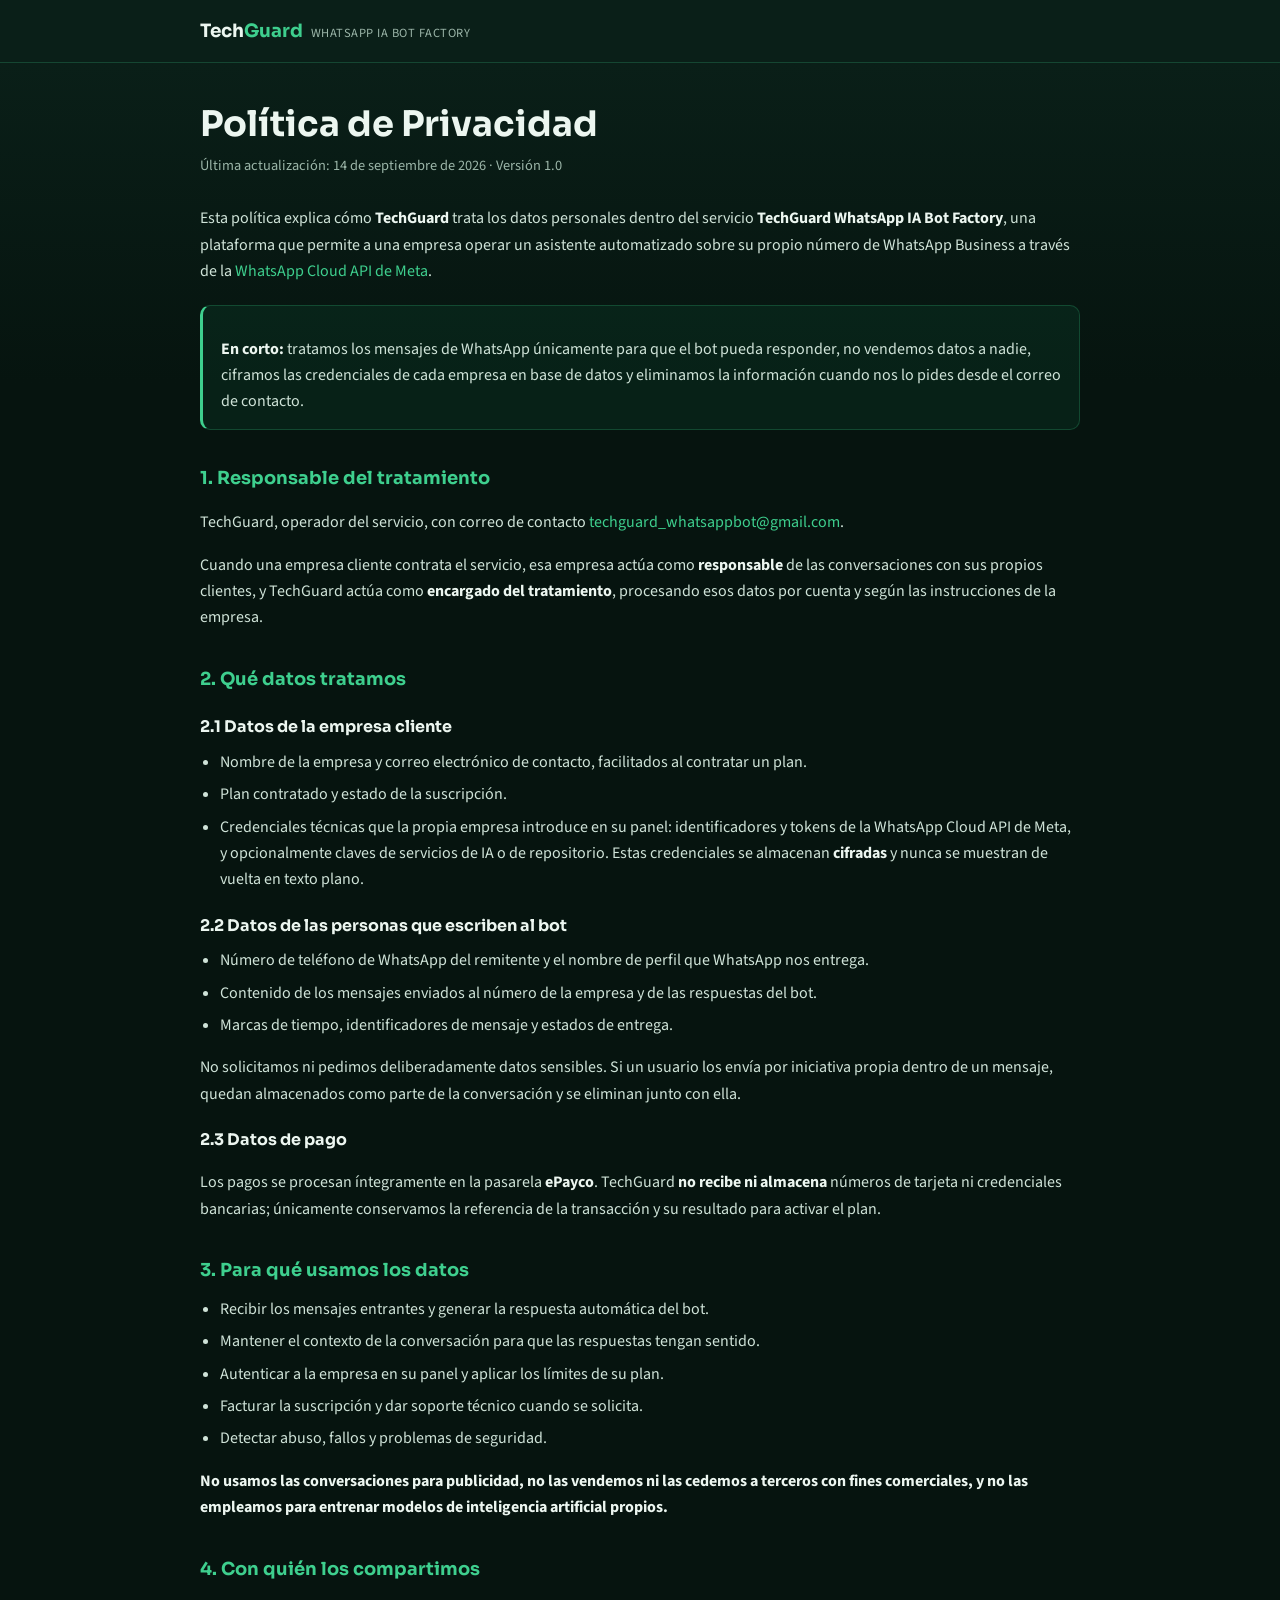
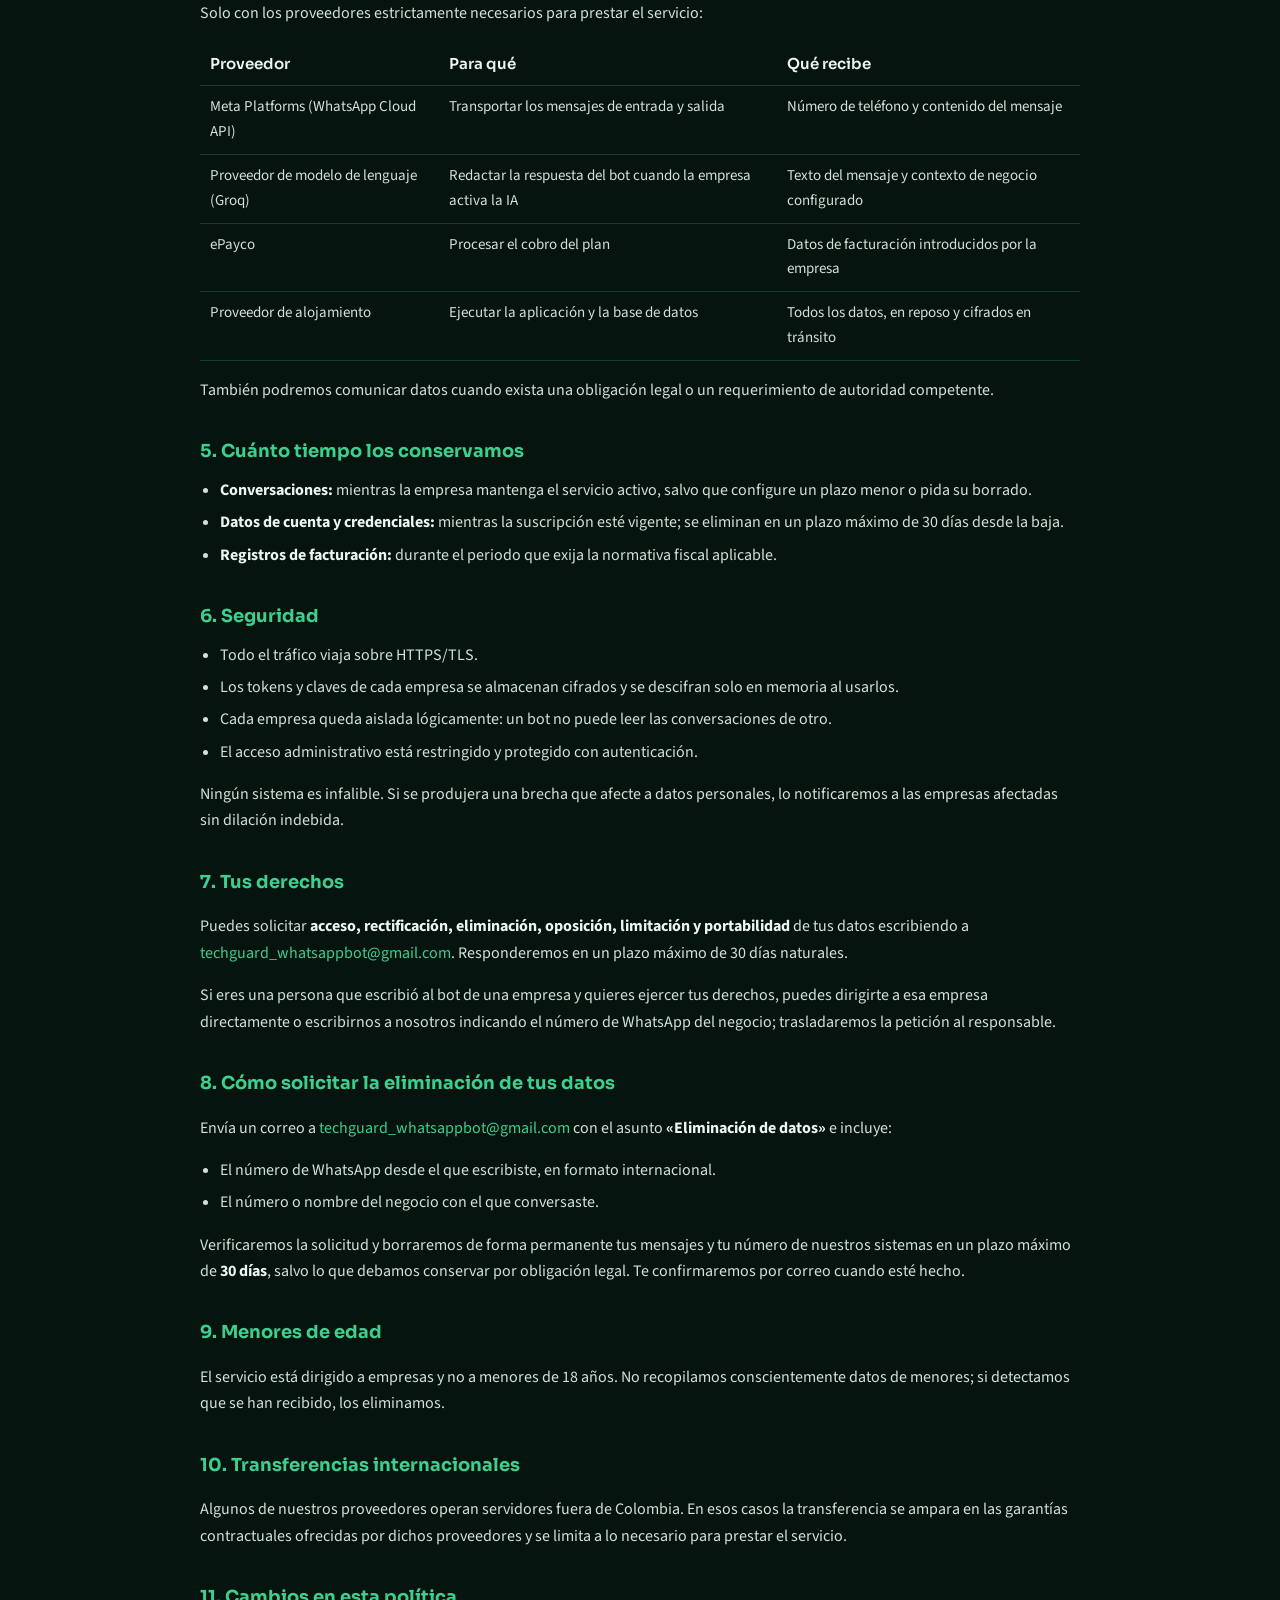
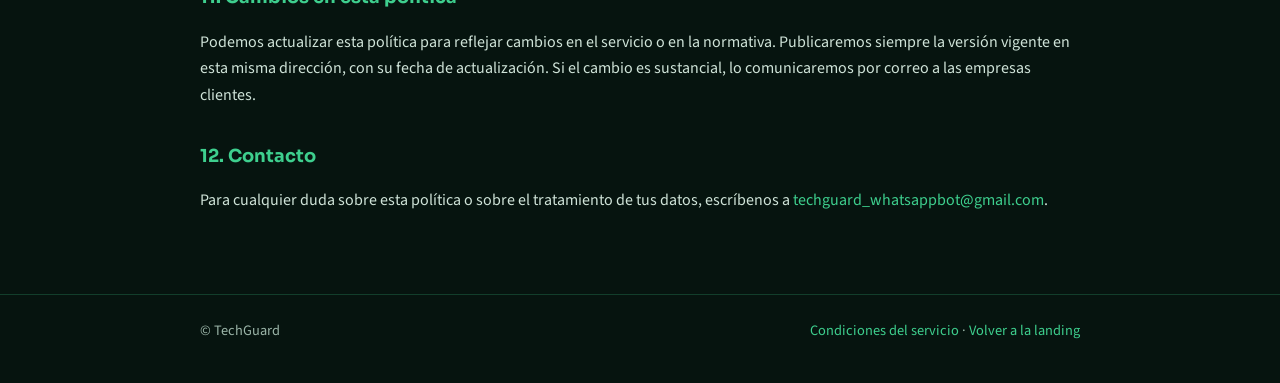
<file: privacidad.html>
<!DOCTYPE html>
<html lang="es">
<head>
  <meta charset="UTF-8" />
  <meta name="viewport" content="width=device-width, initial-scale=1.0" />
  <title>Política de Privacidad — TechGuard WhatsApp IA Bot Factory</title>
  <meta name="description" content="Política de privacidad de TechGuard WhatsApp IA Bot Factory: qué datos tratamos, con qué finalidad, con quién los compartimos y cómo solicitar su eliminación." />
  <meta name="robots" content="index, follow" />
  <meta name="theme-color" content="#0a1f18" />
  <link rel="canonical" href="https://wbsckt3.github.io/techguard-whatsapp-bot-landing/privacidad.html" />
  <link rel="icon" href="assets/techguard-mark.svg" type="image/svg+xml" />

  <link rel="preconnect" href="https://fonts.googleapis.com" />
  <link rel="preconnect" href="https://fonts.gstatic.com" crossorigin />
  <link href="https://fonts.googleapis.com/css2?family=Sora:wght@500;600;700&family=Source+Sans+3:wght@400;500;600&display=swap" rel="stylesheet" />

  <style>
    :root {
      --bg0: #06140f;
      --bg1: #0a1f18;
      --ink: #ecf6f0;
      --muted: #9bb5a8;
      --leaf: #3ecf8e;
      --leaf-deep: #1a9f63;
      --line: rgba(62, 207, 142, 0.22);
    }
    *, *::before, *::after { box-sizing: border-box; }
    body {
      margin: 0;
      color: var(--ink);
      font-family: "Source Sans 3", sans-serif;
      background: var(--bg0);
      line-height: 1.65;
    }
    a { color: var(--leaf); text-decoration: none; }
    a:hover { text-decoration: underline; }
    .wrap { width: min(880px, calc(100% - 32px)); margin: 0 auto; }

    .site-header {
      border-bottom: 1px solid var(--line);
      background: var(--bg1);
      padding: 16px 0;
    }
    .brand { display: inline-flex; align-items: baseline; flex-wrap: wrap; gap: 0.35em 0.5em; color: var(--ink); }
    .brand:hover { text-decoration: none; }
    .brand__name { font-family: Sora, sans-serif; font-weight: 700; font-size: 1.15rem; }
    .brand__name em { font-style: normal; color: var(--leaf); }
    .brand__product { font-size: 0.78rem; color: var(--muted); letter-spacing: 0.04em; text-transform: uppercase; }
    @media (max-width: 560px) {
      .brand { flex-direction: column; align-items: flex-start; gap: 2px; line-height: 1.2; }
    }

    main { padding: 40px 0 64px; background: linear-gradient(180deg, var(--bg1), var(--bg0) 320px); }
    h1 {
      font-family: Sora, sans-serif;
      font-size: clamp(1.6rem, 4vw, 2.2rem);
      margin: 0 0 8px;
      line-height: 1.2;
    }
    .updated { color: var(--muted); font-size: 0.9rem; margin: 0 0 28px; }
    h2 {
      font-family: Sora, sans-serif;
      font-size: 1.12rem;
      color: var(--leaf);
      margin: 34px 0 10px;
      scroll-margin-top: 24px;
    }
    h3 { font-family: Sora, sans-serif; font-size: 1rem; margin: 20px 0 6px; }
    p, li { color: #cfe3d8; }
    ul { padding-left: 20px; margin: 8px 0; }
    li { margin-bottom: 6px; }
    strong { color: var(--ink); }
    .callout {
      border: 1px solid var(--line);
      border-left: 3px solid var(--leaf);
      background: rgba(26, 159, 99, 0.1);
      border-radius: 10px;
      padding: 14px 18px;
      margin: 20px 0;
    }
    .callout p:last-child { margin-bottom: 0; }
    table { width: 100%; border-collapse: collapse; margin: 12px 0; font-size: 0.94rem; }
    th, td { text-align: left; padding: 9px 10px; border-bottom: 1px solid var(--line); vertical-align: top; }
    th { color: var(--ink); font-family: Sora, sans-serif; font-weight: 600; }
    td { color: #cfe3d8; }

    .site-footer {
      padding: 24px 0 40px;
      border-top: 1px solid var(--line);
      color: var(--muted);
      font-size: 0.9rem;
    }
    .site-footer__inner { display: flex; flex-wrap: wrap; justify-content: space-between; gap: 12px; }
  </style>
</head>
<body>
  <header class="site-header">
    <div class="wrap">
      <a class="brand" href="index.html">
        <span class="brand__name">Tech<em>Guard</em></span>
        <span class="brand__product">WhatsApp IA Bot Factory</span>
      </a>
    </div>
  </header>

  <main>
    <div class="wrap">
      <h1>Política de Privacidad</h1>
      <p class="updated">Última actualización: 14 de septiembre de 2026 · Versión 1.0</p>

      <p>
        Esta política explica cómo <strong>TechGuard</strong> trata los datos personales dentro del servicio
        <strong>TechGuard WhatsApp IA Bot Factory</strong>, una plataforma que permite a una empresa operar un
        asistente automatizado sobre su propio número de WhatsApp Business a través de la
        <a href="https://developers.facebook.com/docs/whatsapp/cloud-api/" target="_blank" rel="noopener">WhatsApp Cloud API de Meta</a>.
      </p>

      <div class="callout">
        <p>
          <strong>En corto:</strong> tratamos los mensajes de WhatsApp únicamente para que el bot pueda responder,
          no vendemos datos a nadie, ciframos las credenciales de cada empresa en base de datos y eliminamos
          la información cuando nos lo pides desde el correo de contacto.
        </p>
      </div>

      <h2 id="responsable">1. Responsable del tratamiento</h2>
      <p>
        TechGuard, operador del servicio, con correo de contacto
        <a href="mailto:techguard_whatsappbot@gmail.com">techguard_whatsappbot@gmail.com</a>.
      </p>
      <p>
        Cuando una empresa cliente contrata el servicio, esa empresa actúa como <strong>responsable</strong> de las
        conversaciones con sus propios clientes, y TechGuard actúa como <strong>encargado del tratamiento</strong>,
        procesando esos datos por cuenta y según las instrucciones de la empresa.
      </p>

      <h2 id="datos">2. Qué datos tratamos</h2>

      <h3>2.1 Datos de la empresa cliente</h3>
      <ul>
        <li>Nombre de la empresa y correo electrónico de contacto, facilitados al contratar un plan.</li>
        <li>Plan contratado y estado de la suscripción.</li>
        <li>
          Credenciales técnicas que la propia empresa introduce en su panel: identificadores y tokens de la
          WhatsApp Cloud API de Meta, y opcionalmente claves de servicios de IA o de repositorio.
          Estas credenciales se almacenan <strong>cifradas</strong> y nunca se muestran de vuelta en texto plano.
        </li>
      </ul>

      <h3>2.2 Datos de las personas que escriben al bot</h3>
      <ul>
        <li>Número de teléfono de WhatsApp del remitente y el nombre de perfil que WhatsApp nos entrega.</li>
        <li>Contenido de los mensajes enviados al número de la empresa y de las respuestas del bot.</li>
        <li>Marcas de tiempo, identificadores de mensaje y estados de entrega.</li>
      </ul>
      <p>
        No solicitamos ni pedimos deliberadamente datos sensibles. Si un usuario los envía por iniciativa propia
        dentro de un mensaje, quedan almacenados como parte de la conversación y se eliminan junto con ella.
      </p>

      <h3>2.3 Datos de pago</h3>
      <p>
        Los pagos se procesan íntegramente en la pasarela <strong>ePayco</strong>. TechGuard
        <strong>no recibe ni almacena</strong> números de tarjeta ni credenciales bancarias; únicamente
        conservamos la referencia de la transacción y su resultado para activar el plan.
      </p>

      <h2 id="finalidad">3. Para qué usamos los datos</h2>
      <ul>
        <li>Recibir los mensajes entrantes y generar la respuesta automática del bot.</li>
        <li>Mantener el contexto de la conversación para que las respuestas tengan sentido.</li>
        <li>Autenticar a la empresa en su panel y aplicar los límites de su plan.</li>
        <li>Facturar la suscripción y dar soporte técnico cuando se solicita.</li>
        <li>Detectar abuso, fallos y problemas de seguridad.</li>
      </ul>
      <p>
        <strong>No usamos las conversaciones para publicidad, no las vendemos ni las cedemos a terceros con fines
        comerciales, y no las empleamos para entrenar modelos de inteligencia artificial propios.</strong>
      </p>

      <h2 id="terceros">4. Con quién los compartimos</h2>
      <p>Solo con los proveedores estrictamente necesarios para prestar el servicio:</p>
      <table>
        <thead>
          <tr><th>Proveedor</th><th>Para qué</th><th>Qué recibe</th></tr>
        </thead>
        <tbody>
          <tr>
            <td>Meta Platforms (WhatsApp Cloud API)</td>
            <td>Transportar los mensajes de entrada y salida</td>
            <td>Número de teléfono y contenido del mensaje</td>
          </tr>
          <tr>
            <td>Proveedor de modelo de lenguaje (Groq)</td>
            <td>Redactar la respuesta del bot cuando la empresa activa la IA</td>
            <td>Texto del mensaje y contexto de negocio configurado</td>
          </tr>
          <tr>
            <td>ePayco</td>
            <td>Procesar el cobro del plan</td>
            <td>Datos de facturación introducidos por la empresa</td>
          </tr>
          <tr>
            <td>Proveedor de alojamiento</td>
            <td>Ejecutar la aplicación y la base de datos</td>
            <td>Todos los datos, en reposo y cifrados en tránsito</td>
          </tr>
        </tbody>
      </table>
      <p>
        También podremos comunicar datos cuando exista una obligación legal o un requerimiento de autoridad competente.
      </p>

      <h2 id="conservacion">5. Cuánto tiempo los conservamos</h2>
      <ul>
        <li><strong>Conversaciones:</strong> mientras la empresa mantenga el servicio activo, salvo que configure un plazo menor o pida su borrado.</li>
        <li><strong>Datos de cuenta y credenciales:</strong> mientras la suscripción esté vigente; se eliminan en un plazo máximo de 30 días desde la baja.</li>
        <li><strong>Registros de facturación:</strong> durante el periodo que exija la normativa fiscal aplicable.</li>
      </ul>

      <h2 id="seguridad">6. Seguridad</h2>
      <ul>
        <li>Todo el tráfico viaja sobre HTTPS/TLS.</li>
        <li>Los tokens y claves de cada empresa se almacenan cifrados y se descifran solo en memoria al usarlos.</li>
        <li>Cada empresa queda aislada lógicamente: un bot no puede leer las conversaciones de otro.</li>
        <li>El acceso administrativo está restringido y protegido con autenticación.</li>
      </ul>
      <p>
        Ningún sistema es infalible. Si se produjera una brecha que afecte a datos personales, lo notificaremos a
        las empresas afectadas sin dilación indebida.
      </p>

      <h2 id="derechos">7. Tus derechos</h2>
      <p>
        Puedes solicitar <strong>acceso, rectificación, eliminación, oposición, limitación y portabilidad</strong>
        de tus datos escribiendo a
        <a href="mailto:techguard_whatsappbot@gmail.com">techguard_whatsappbot@gmail.com</a>.
        Responderemos en un plazo máximo de 30 días naturales.
      </p>
      <p>
        Si eres una persona que escribió al bot de una empresa y quieres ejercer tus derechos, puedes dirigirte a esa
        empresa directamente o escribirnos a nosotros indicando el número de WhatsApp del negocio; trasladaremos la
        petición al responsable.
      </p>

      <h2 id="eliminacion">8. Cómo solicitar la eliminación de tus datos</h2>
      <p>
        Envía un correo a <a href="mailto:techguard_whatsappbot@gmail.com">techguard_whatsappbot@gmail.com</a>
        con el asunto <strong>«Eliminación de datos»</strong> e incluye:
      </p>
      <ul>
        <li>El número de WhatsApp desde el que escribiste, en formato internacional.</li>
        <li>El número o nombre del negocio con el que conversaste.</li>
      </ul>
      <p>
        Verificaremos la solicitud y borraremos de forma permanente tus mensajes y tu número de nuestros sistemas
        en un plazo máximo de <strong>30 días</strong>, salvo lo que debamos conservar por obligación legal.
        Te confirmaremos por correo cuando esté hecho.
      </p>

      <h2 id="menores">9. Menores de edad</h2>
      <p>
        El servicio está dirigido a empresas y no a menores de 18 años. No recopilamos conscientemente datos de
        menores; si detectamos que se han recibido, los eliminamos.
      </p>

      <h2 id="internacional">10. Transferencias internacionales</h2>
      <p>
        Algunos de nuestros proveedores operan servidores fuera de Colombia. En esos casos la transferencia se ampara
        en las garantías contractuales ofrecidas por dichos proveedores y se limita a lo necesario para prestar el servicio.
      </p>

      <h2 id="cambios">11. Cambios en esta política</h2>
      <p>
        Podemos actualizar esta política para reflejar cambios en el servicio o en la normativa. Publicaremos siempre
        la versión vigente en esta misma dirección, con su fecha de actualización. Si el cambio es sustancial, lo
        comunicaremos por correo a las empresas clientes.
      </p>

      <h2 id="contacto">12. Contacto</h2>
      <p>
        Para cualquier duda sobre esta política o sobre el tratamiento de tus datos, escríbenos a
        <a href="mailto:techguard_whatsappbot@gmail.com">techguard_whatsappbot@gmail.com</a>.
      </p>
    </div>
  </main>

  <footer class="site-footer">
    <div class="wrap site-footer__inner">
      <span>© TechGuard</span>
      <span><a href="terminos.html">Condiciones del servicio</a> · <a href="index.html">Volver a la landing</a></span>
    </div>
  </footer>
</body>
</html>
</file>
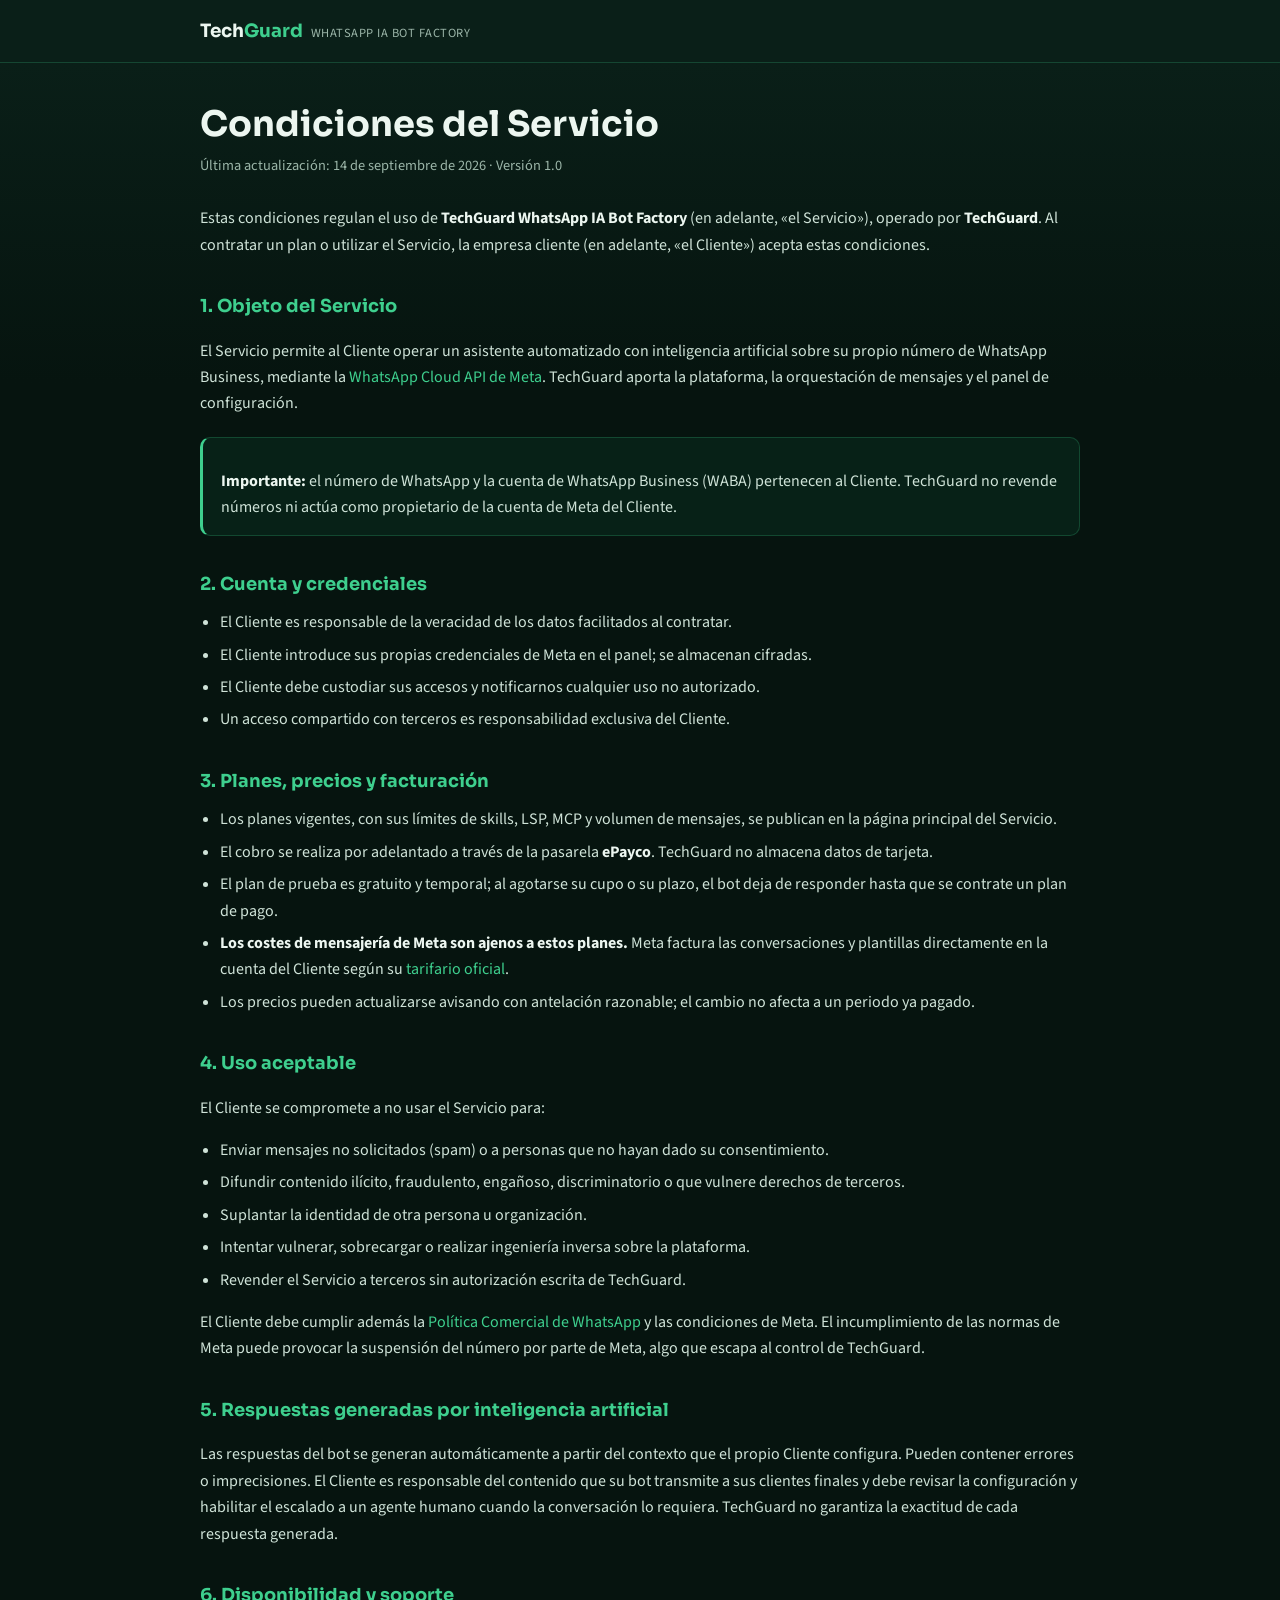
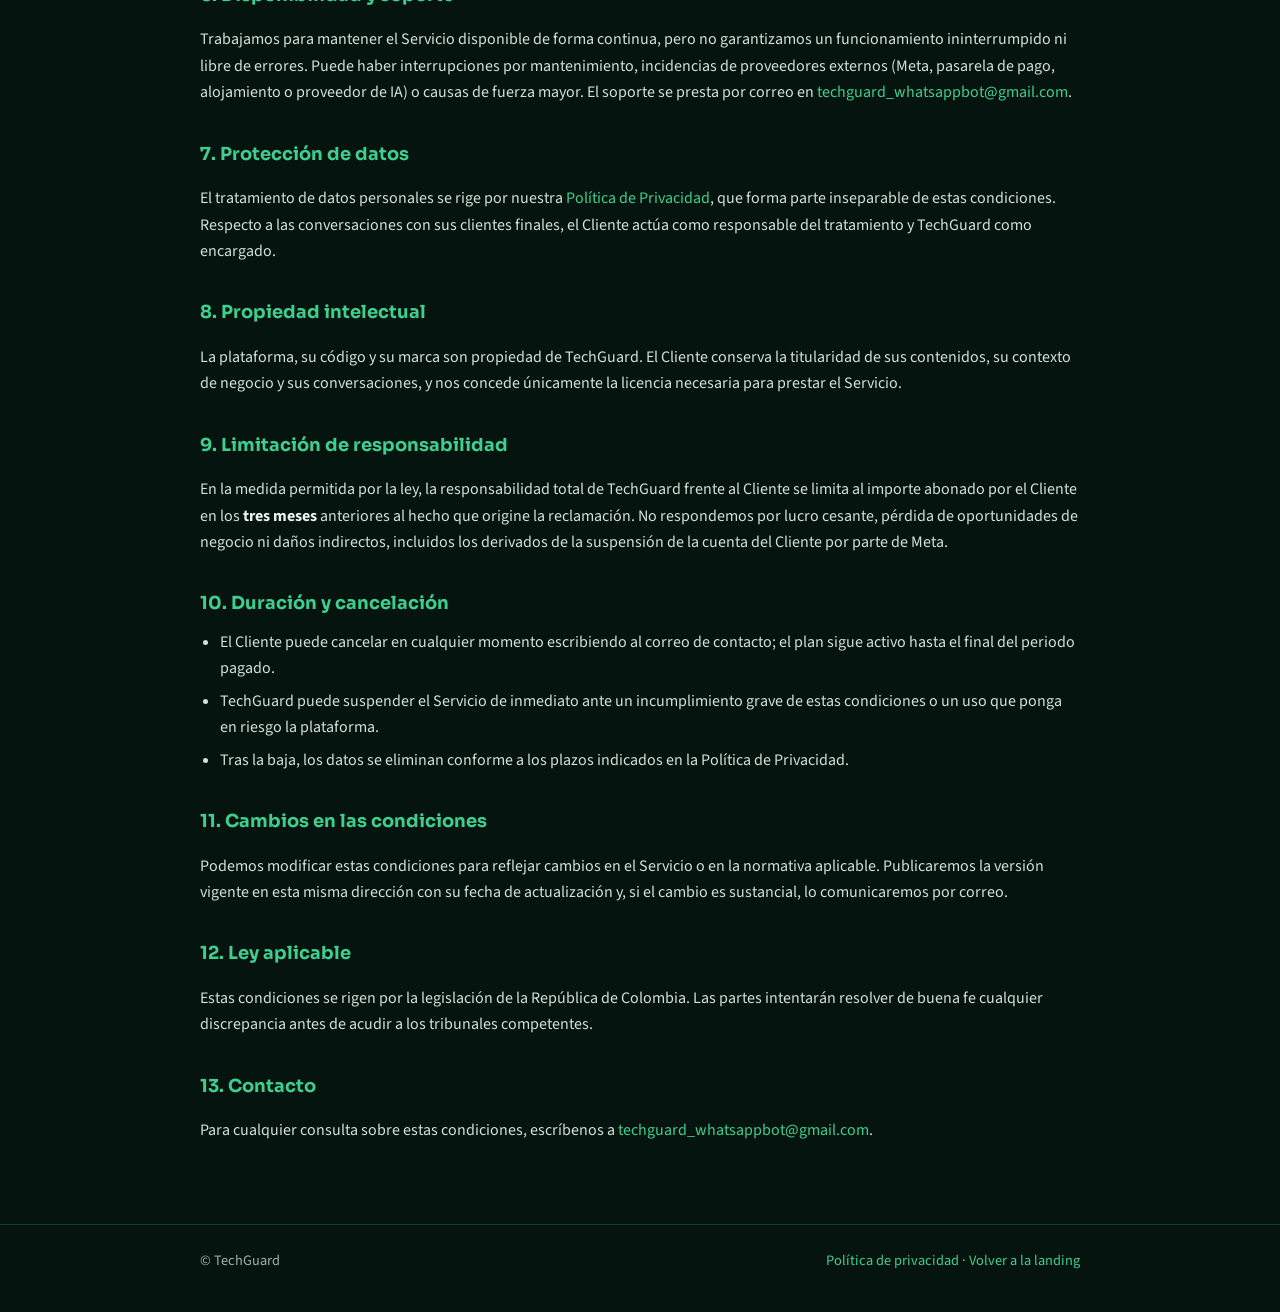
<file: terminos.html>
<!DOCTYPE html>
<html lang="es">
<head>
  <meta charset="UTF-8" />
  <meta name="viewport" content="width=device-width, initial-scale=1.0" />
  <title>Condiciones del Servicio — TechGuard WhatsApp IA Bot Factory</title>
  <meta name="description" content="Condiciones del servicio de TechGuard WhatsApp IA Bot Factory: alcance, planes, obligaciones del cliente, uso aceptable, disponibilidad y cancelación." />
  <meta name="robots" content="index, follow" />
  <meta name="theme-color" content="#0a1f18" />
  <link rel="canonical" href="https://wbsckt3.github.io/techguard-whatsapp-bot-landing/terminos.html" />
  <link rel="icon" href="assets/techguard-mark.svg" type="image/svg+xml" />

  <link rel="preconnect" href="https://fonts.googleapis.com" />
  <link rel="preconnect" href="https://fonts.gstatic.com" crossorigin />
  <link href="https://fonts.googleapis.com/css2?family=Sora:wght@500;600;700&family=Source+Sans+3:wght@400;500;600&display=swap" rel="stylesheet" />

  <style>
    :root {
      --bg0: #06140f;
      --bg1: #0a1f18;
      --ink: #ecf6f0;
      --muted: #9bb5a8;
      --leaf: #3ecf8e;
      --line: rgba(62, 207, 142, 0.22);
    }
    *, *::before, *::after { box-sizing: border-box; }
    body {
      margin: 0;
      color: var(--ink);
      font-family: "Source Sans 3", sans-serif;
      background: var(--bg0);
      line-height: 1.65;
    }
    a { color: var(--leaf); text-decoration: none; }
    a:hover { text-decoration: underline; }
    .wrap { width: min(880px, calc(100% - 32px)); margin: 0 auto; }

    .site-header {
      border-bottom: 1px solid var(--line);
      background: var(--bg1);
      padding: 16px 0;
    }
    .brand { display: inline-flex; align-items: baseline; flex-wrap: wrap; gap: 0.35em 0.5em; color: var(--ink); }
    .brand:hover { text-decoration: none; }
    .brand__name { font-family: Sora, sans-serif; font-weight: 700; font-size: 1.15rem; }
    .brand__name em { font-style: normal; color: var(--leaf); }
    .brand__product { font-size: 0.78rem; color: var(--muted); letter-spacing: 0.04em; text-transform: uppercase; }
    @media (max-width: 560px) {
      .brand { flex-direction: column; align-items: flex-start; gap: 2px; line-height: 1.2; }
    }

    main { padding: 40px 0 64px; background: linear-gradient(180deg, var(--bg1), var(--bg0) 320px); }
    h1 {
      font-family: Sora, sans-serif;
      font-size: clamp(1.6rem, 4vw, 2.2rem);
      margin: 0 0 8px;
      line-height: 1.2;
    }
    .updated { color: var(--muted); font-size: 0.9rem; margin: 0 0 28px; }
    h2 {
      font-family: Sora, sans-serif;
      font-size: 1.12rem;
      color: var(--leaf);
      margin: 34px 0 10px;
      scroll-margin-top: 24px;
    }
    p, li { color: #cfe3d8; }
    ul { padding-left: 20px; margin: 8px 0; }
    li { margin-bottom: 6px; }
    strong { color: var(--ink); }
    .callout {
      border: 1px solid var(--line);
      border-left: 3px solid var(--leaf);
      background: rgba(26, 159, 99, 0.1);
      border-radius: 10px;
      padding: 14px 18px;
      margin: 20px 0;
    }
    .callout p:last-child { margin-bottom: 0; }

    .site-footer {
      padding: 24px 0 40px;
      border-top: 1px solid var(--line);
      color: var(--muted);
      font-size: 0.9rem;
    }
    .site-footer__inner { display: flex; flex-wrap: wrap; justify-content: space-between; gap: 12px; }
  </style>
</head>
<body>
  <header class="site-header">
    <div class="wrap">
      <a class="brand" href="index.html">
        <span class="brand__name">Tech<em>Guard</em></span>
        <span class="brand__product">WhatsApp IA Bot Factory</span>
      </a>
    </div>
  </header>

  <main>
    <div class="wrap">
      <h1>Condiciones del Servicio</h1>
      <p class="updated">Última actualización: 14 de septiembre de 2026 · Versión 1.0</p>

      <p>
        Estas condiciones regulan el uso de <strong>TechGuard WhatsApp IA Bot Factory</strong> (en adelante, «el Servicio»),
        operado por <strong>TechGuard</strong>. Al contratar un plan o utilizar el Servicio, la empresa cliente
        (en adelante, «el Cliente») acepta estas condiciones.
      </p>

      <h2 id="objeto">1. Objeto del Servicio</h2>
      <p>
        El Servicio permite al Cliente operar un asistente automatizado con inteligencia artificial sobre su propio
        número de WhatsApp Business, mediante la
        <a href="https://developers.facebook.com/docs/whatsapp/cloud-api/" target="_blank" rel="noopener">WhatsApp Cloud API de Meta</a>.
        TechGuard aporta la plataforma, la orquestación de mensajes y el panel de configuración.
      </p>

      <div class="callout">
        <p>
          <strong>Importante:</strong> el número de WhatsApp y la cuenta de WhatsApp Business (WABA) pertenecen al
          Cliente. TechGuard no revende números ni actúa como propietario de la cuenta de Meta del Cliente.
        </p>
      </div>

      <h2 id="cuenta">2. Cuenta y credenciales</h2>
      <ul>
        <li>El Cliente es responsable de la veracidad de los datos facilitados al contratar.</li>
        <li>El Cliente introduce sus propias credenciales de Meta en el panel; se almacenan cifradas.</li>
        <li>El Cliente debe custodiar sus accesos y notificarnos cualquier uso no autorizado.</li>
        <li>Un acceso compartido con terceros es responsabilidad exclusiva del Cliente.</li>
      </ul>

      <h2 id="planes">3. Planes, precios y facturación</h2>
      <ul>
        <li>Los planes vigentes, con sus límites de skills, LSP, MCP y volumen de mensajes, se publican en la página principal del Servicio.</li>
        <li>El cobro se realiza por adelantado a través de la pasarela <strong>ePayco</strong>. TechGuard no almacena datos de tarjeta.</li>
        <li>
          El plan de prueba es gratuito y temporal; al agotarse su cupo o su plazo, el bot deja de responder hasta que
          se contrate un plan de pago.
        </li>
        <li>
          <strong>Los costes de mensajería de Meta son ajenos a estos planes.</strong> Meta factura las conversaciones
          y plantillas directamente en la cuenta del Cliente según su
          <a href="https://developers.facebook.com/docs/whatsapp/pricing" target="_blank" rel="noopener">tarifario oficial</a>.
        </li>
        <li>Los precios pueden actualizarse avisando con antelación razonable; el cambio no afecta a un periodo ya pagado.</li>
      </ul>

      <h2 id="uso">4. Uso aceptable</h2>
      <p>El Cliente se compromete a no usar el Servicio para:</p>
      <ul>
        <li>Enviar mensajes no solicitados (spam) o a personas que no hayan dado su consentimiento.</li>
        <li>Difundir contenido ilícito, fraudulento, engañoso, discriminatorio o que vulnere derechos de terceros.</li>
        <li>Suplantar la identidad de otra persona u organización.</li>
        <li>Intentar vulnerar, sobrecargar o realizar ingeniería inversa sobre la plataforma.</li>
        <li>Revender el Servicio a terceros sin autorización escrita de TechGuard.</li>
      </ul>
      <p>
        El Cliente debe cumplir además la
        <a href="https://business.whatsapp.com/policy" target="_blank" rel="noopener">Política Comercial de WhatsApp</a>
        y las condiciones de Meta. El incumplimiento de las normas de Meta puede provocar la suspensión del número
        por parte de Meta, algo que escapa al control de TechGuard.
      </p>

      <h2 id="ia">5. Respuestas generadas por inteligencia artificial</h2>
      <p>
        Las respuestas del bot se generan automáticamente a partir del contexto que el propio Cliente configura.
        Pueden contener errores o imprecisiones. El Cliente es responsable del contenido que su bot transmite a sus
        clientes finales y debe revisar la configuración y habilitar el escalado a un agente humano cuando la
        conversación lo requiera. TechGuard no garantiza la exactitud de cada respuesta generada.
      </p>

      <h2 id="disponibilidad">6. Disponibilidad y soporte</h2>
      <p>
        Trabajamos para mantener el Servicio disponible de forma continua, pero no garantizamos un funcionamiento
        ininterrumpido ni libre de errores. Puede haber interrupciones por mantenimiento, incidencias de proveedores
        externos (Meta, pasarela de pago, alojamiento o proveedor de IA) o causas de fuerza mayor. El soporte se presta
        por correo en <a href="mailto:techguard_whatsappbot@gmail.com">techguard_whatsappbot@gmail.com</a>.
      </p>

      <h2 id="datos">7. Protección de datos</h2>
      <p>
        El tratamiento de datos personales se rige por nuestra
        <a href="privacidad.html">Política de Privacidad</a>, que forma parte inseparable de estas condiciones.
        Respecto a las conversaciones con sus clientes finales, el Cliente actúa como responsable del tratamiento y
        TechGuard como encargado.
      </p>

      <h2 id="propiedad">8. Propiedad intelectual</h2>
      <p>
        La plataforma, su código y su marca son propiedad de TechGuard. El Cliente conserva la titularidad de sus
        contenidos, su contexto de negocio y sus conversaciones, y nos concede únicamente la licencia necesaria para
        prestar el Servicio.
      </p>

      <h2 id="responsabilidad">9. Limitación de responsabilidad</h2>
      <p>
        En la medida permitida por la ley, la responsabilidad total de TechGuard frente al Cliente se limita al importe
        abonado por el Cliente en los <strong>tres meses</strong> anteriores al hecho que origine la reclamación.
        No respondemos por lucro cesante, pérdida de oportunidades de negocio ni daños indirectos, incluidos los
        derivados de la suspensión de la cuenta del Cliente por parte de Meta.
      </p>

      <h2 id="cancelacion">10. Duración y cancelación</h2>
      <ul>
        <li>El Cliente puede cancelar en cualquier momento escribiendo al correo de contacto; el plan sigue activo hasta el final del periodo pagado.</li>
        <li>TechGuard puede suspender el Servicio de inmediato ante un incumplimiento grave de estas condiciones o un uso que ponga en riesgo la plataforma.</li>
        <li>Tras la baja, los datos se eliminan conforme a los plazos indicados en la Política de Privacidad.</li>
      </ul>

      <h2 id="cambios">11. Cambios en las condiciones</h2>
      <p>
        Podemos modificar estas condiciones para reflejar cambios en el Servicio o en la normativa aplicable.
        Publicaremos la versión vigente en esta misma dirección con su fecha de actualización y, si el cambio es
        sustancial, lo comunicaremos por correo.
      </p>

      <h2 id="ley">12. Ley aplicable</h2>
      <p>
        Estas condiciones se rigen por la legislación de la República de Colombia. Las partes intentarán resolver de
        buena fe cualquier discrepancia antes de acudir a los tribunales competentes.
      </p>

      <h2 id="contacto">13. Contacto</h2>
      <p>
        Para cualquier consulta sobre estas condiciones, escríbenos a
        <a href="mailto:techguard_whatsappbot@gmail.com">techguard_whatsappbot@gmail.com</a>.
      </p>
    </div>
  </main>

  <footer class="site-footer">
    <div class="wrap site-footer__inner">
      <span>© TechGuard</span>
      <span><a href="privacidad.html">Política de privacidad</a> · <a href="index.html">Volver a la landing</a></span>
    </div>
  </footer>
</body>
</html>
</file>
<file: panel/panel.css>
@import url('https://fonts.googleapis.com/css2?family=Inter:wght@400;500;600;700&display=swap');

/* El panel estático no tiene el reset global de la SPA: lo replicamos aquí. */
html, body {
  margin: 0;
  padding: 0;
  background: #f3f4f6;
  font-family: Inter, -apple-system, BlinkMacSystemFont, 'Segoe UI', Roboto, sans-serif;
  font-size: 16px;
}
.tg-co *, .tg-co *::before, .tg-co *::after { box-sizing: border-box; }

.tg-co {
  --bg: #f3f4f6;
  --surface: #ffffff;
  --surface-2: #f9fafb;
  --ink: #0f172a;
  --ink-2: #374151;
  --muted: #6b7280;
  --leaf: #1a9f63;
  --leaf-deep: #147a4c;
  --leaf-ink: #0f7a4a;
  --leaf-soft: #e7f7ef;
  --line: #e5e7eb;
  --danger: #dc2626;
  --shadow: 0 1px 2px rgba(15, 23, 42, 0.04), 0 4px 14px rgba(15, 23, 42, 0.05);
  min-height: 100vh;
  width: 100%;
  max-width: none;
  box-sizing: border-box;
  padding: 14px clamp(12px, 1.5vw, 20px) 20px;
  color: var(--ink);
  font-family: Inter, -apple-system, BlinkMacSystemFont, 'Segoe UI', Roboto, sans-serif;
  line-height: 1.45;
  -webkit-font-smoothing: antialiased;
  background: var(--bg);
}
.tg-co__header {
  display: flex;
  justify-content: space-between;
  align-items: flex-start;
  gap: 12px;
  margin-bottom: 12px;
  padding-bottom: 10px;
  border-bottom: 1px solid var(--line);
}
.tg-co__title { flex: 1; min-width: 0; }
.tg-co__eyebrow {
  margin: 0 0 2px;
  color: var(--leaf-ink);
  font-size: 11px;
  font-weight: 700;
  letter-spacing: 0.06em;
  text-transform: uppercase;
}
.tg-co h1 {
  margin: 0 0 4px;
  font-size: clamp(1.2rem, 2vw, 1.45rem);
  font-weight: 700;
  letter-spacing: -0.03em;
  color: var(--ink);
}
.tg-co__meta {
  display: flex;
  flex-wrap: wrap;
  align-items: center;
  gap: 8px 16px;
}
.tg-panel-line {
  display: inline-flex;
  align-items: center;
  gap: 6px;
  margin: 0;
  font-size: 0.82rem;
  min-width: 0;
}
.tg-panel-line code {
  max-width: min(42vw, 420px);
  overflow: hidden;
  text-overflow: ellipsis;
  white-space: nowrap;
  display: inline-block;
  vertical-align: bottom;
}
.tg-co__nav {
  display: flex;
  gap: 8px;
  align-items: center;
  flex: 0 0 auto;
}
.tg-err {
  margin: 0 0 8px;
  padding: 8px 12px;
  border-radius: 8px;
  background: #fef2f2;
  border: 1px solid #fecaca;
  color: #991b1b;
  font-size: 14px;
}
.tg-note {
  margin: 0 0 8px;
  padding: 8px 12px;
  border-radius: 8px;
  background: var(--leaf-soft);
  border: 1px solid #bbf0d5;
  color: var(--leaf-ink);
  font-size: 14px;
}

.tg-board {
  display: grid;
  grid-template-columns: 1.15fr 1.15fr 0.95fr;
  grid-template-rows: auto minmax(220px, 1fr) auto;
  grid-template-areas:
    'brand brand ai'
    'skill caps  wa'
    'links links tutorial';
  gap: 10px;
  width: 100%;
  min-height: calc(100vh - 110px);
  align-items: stretch;
}
.tg-board__brand { grid-area: brand; }
.tg-board__skill { grid-area: skill; }
.tg-board__flows { grid-area: flows; } /* más adelante */
.tg-board__caps { grid-area: caps; }
.tg-board__links { grid-area: links; }
.tg-board__tutorial { grid-area: tutorial; }
.tg-board__wa { grid-area: wa; }
.tg-board__orch { grid-area: orch; } /* más adelante */
.tg-board__ai { grid-area: ai; }

.tg-ai__row {
  display: flex;
  flex-wrap: wrap;
  align-items: baseline;
  justify-content: space-between;
  gap: 6px 12px;
  margin-bottom: 8px;
}
.tg-ai__big {
  font-size: 1.25rem;
  font-weight: 700;
  color: var(--ink);
}
.tg-ai__big small {
  font-size: 0.82rem;
  font-weight: 500;
  color: var(--muted);
}
.tg-ai__cost {
  font-size: 1.05rem;
  font-weight: 700;
  color: var(--leaf-deep, #1a9f63);
}
.tg-ai__bar {
  height: 8px;
  border-radius: 999px;
  background: rgba(15, 23, 42, 0.08);
  overflow: hidden;
  margin-bottom: 8px;
}
.tg-ai__fill {
  height: 100%;
  border-radius: 999px;
  background: linear-gradient(90deg, #3ecf8e, #1a9f63);
  transition: width 0.25s ease;
}
.tg-ai__fill--warn { background: linear-gradient(90deg, #fb923c, #f97316); }
.tg-ai__fill--danger { background: linear-gradient(90deg, #f87171, #dc2626); }
.tg-ai__line {
  margin: 4px 0 0;
  font-size: 0.8rem;
  line-height: 1.45;
}
.tg-ai__warn { color: #dc2626; }

.tg-panel {
  margin: 0;
  padding: 14px;
  border-radius: 12px;
  border: 1px solid var(--line);
  background: var(--surface);
  box-shadow: var(--shadow);
  min-width: 0;
  display: flex;
  flex-direction: column;
  gap: 8px;
}
.tg-panel__head {
  display: flex;
  align-items: center;
  justify-content: space-between;
  gap: 8px;
  flex-wrap: wrap;
}
.tg-panel h2 {
  margin: 0;
  font-size: 0.98rem;
  font-weight: 600;
  color: var(--ink);
}
.tg-panel h3 {
  margin: 0 0 6px;
  font-size: 0.82rem;
  font-weight: 600;
  color: var(--leaf-ink);
}
.tg-chip {
  font-size: 0.68rem;
  font-weight: 600;
  color: var(--leaf-ink);
  background: var(--leaf-soft);
  border: 1px solid #bbf0d5;
  border-radius: 999px;
  padding: 2px 8px;
}
.tg-grid { display: grid; gap: 8px; }
.tg-grid--brand { grid-template-columns: repeat(2, minmax(0, 1fr)); }
.tg-field--wide { grid-column: 1 / -1; }
.tg-grid--links { grid-template-columns: 1fr 1fr; }
.tg-grid--wa { grid-template-columns: 1fr 1fr; }
.tg-span-full { grid-column: 1 / -1; }
.tg-hint {
  display: block;
  margin-top: 1px;
  font-style: normal;
  font-weight: 400;
  font-size: 0.66rem;
  line-height: 1.3;
  color: #9ca3af;
}
/* Verify token: lo emite el backend, el cliente solo lo copia hacia Meta. */
.tg-ro-wrap { position: relative; display: block; }
.tg-co .tg-input--ro {
  background: #eff6ff;
  border-color: #bfdbfe;
  color: #1e3a8a;
  font-family: ui-monospace, monospace;
  font-size: 12.5px;
  padding-right: 36px;
  cursor: default;
}
.tg-co .tg-input--ro:focus {
  border-color: #60a5fa;
  box-shadow: 0 0 0 3px rgba(59, 130, 246, 0.16);
}
.tg-copy {
  position: absolute;
  top: 50%;
  right: 5px;
  transform: translateY(-50%);
  display: inline-flex;
  align-items: center;
  justify-content: center;
  width: 26px;
  height: 26px;
  padding: 0;
  border: 1px solid #bfdbfe;
  border-radius: 6px;
  background: #ffffff;
  color: #1d4ed8;
  cursor: pointer;
  transition: background 0.15s ease;
}
.tg-copy:hover { background: #dbeafe; }
.tg-field {
  display: flex;
  flex-direction: column;
  gap: 3px;
  margin: 0;
  min-width: 0;
}
.tg-field span {
  font-size: 0.7rem;
  color: var(--muted);
  font-weight: 600;
}
.tg-area,
.tg-co input {
  width: 100%;
  padding: 8px 10px;
  border-radius: 8px;
  border: 1px solid var(--line);
  background: var(--surface);
  color: var(--ink);
  margin: 0;
  font-family: inherit;
  font-size: 14px;
  box-sizing: border-box;
}
.tg-co input::placeholder,
.tg-area::placeholder { color: #9ca3af; }
.tg-area:focus,
.tg-co input:focus {
  outline: none;
  border-color: var(--leaf);
  box-shadow: 0 0 0 3px rgba(26, 159, 99, 0.14);
}
.tg-area {
  font-family: ui-monospace, monospace;
  font-size: 12.5px;
  resize: vertical;
  min-height: 72px;
  background: var(--surface-2);
}
.tg-area--fill {
  flex: 1;
  min-height: 180px;
  resize: none;
}
.tg-btn {
  display: inline-flex;
  align-items: center;
  justify-content: center;
  width: auto;
  height: auto;
  align-self: flex-start;
  padding: 8px 14px;
  border-radius: 8px;
  border: 1px solid transparent;
  background: linear-gradient(135deg, var(--leaf), var(--leaf-deep));
  color: #ffffff;
  font: inherit;
  font-size: 14px;
  font-weight: 600;
  cursor: pointer;
  text-decoration: none;
  white-space: nowrap;
  flex: 0 0 auto;
  transition: all 0.2s ease;
}
.tg-btn:hover:not(:disabled) {
  filter: brightness(1.05);
  box-shadow: 0 2px 8px rgba(26, 159, 99, 0.28);
}
.tg-btn.ghost {
  background: var(--surface);
  border-color: var(--line);
  color: var(--ink-2);
}
.tg-btn.ghost:hover:not(:disabled) {
  border-color: var(--leaf);
  color: var(--leaf-ink);
  background: var(--leaf-soft);
  box-shadow: none;
}
.tg-btn.sm { padding: 4px 10px; font-size: 0.78rem; margin-left: 0; }
.tg-btn:disabled { opacity: 0.5; }
.tg-muted { color: var(--muted); font-size: 0.84rem; }
.tg-tutorial__lead { margin: 0; }
.tg-tutorial__steps {
  margin: 0;
  padding-left: 1.1rem;
  color: var(--muted);
  font-size: 0.82rem;
  line-height: 1.4;
  overflow: auto;
  flex: 1;
  min-height: 0;
}
.tg-tutorial__steps li { margin-bottom: 8px; }
.tg-tutorial__steps strong {
  display: block;
  color: var(--ink);
  margin-bottom: 1px;
  font-size: 0.84rem;
  font-weight: 600;
}
.tg-tutorial a { color: var(--leaf-ink); font-weight: 500; }
.tg-wa-hook {
  margin: 0;
  font-size: 0.78rem;
  word-break: break-all;
}
.tg-orch-out {
  flex: 1;
  min-height: 0;
  overflow: auto;
  display: flex;
  flex-direction: column;
  gap: 8px;
}
.tg-runbook pre {
  white-space: pre-wrap;
  background: var(--surface-2);
  border: 1px solid var(--line);
  border-radius: 8px;
  padding: 10px;
  font-size: 11.5px;
  max-height: 220px;
  overflow: auto;
  color: var(--ink-2);
  margin: 0;
}
.tg-files ul { margin: 0; padding-left: 18px; color: var(--muted); }
.tg-co code {
  padding: 1px 5px;
  border-radius: 5px;
  background: var(--leaf-soft);
  color: var(--leaf-ink);
  font-size: 0.85em;
  word-break: break-all;
}

@media (max-width: 1200px) {
  .tg-board {
    grid-template-columns: 1.2fr 0.8fr;
    grid-template-rows: auto;
    grid-template-areas:
      'brand ai'
      'skill caps'
      'links links'
      'wa tutorial';
    min-height: 0;
  }
  .tg-grid--brand { grid-template-columns: repeat(2, minmax(0, 1fr)); }
  .tg-field--wide { grid-column: 1 / -1; }
  .tg-area--fill { min-height: 160px; resize: vertical; }
}

@media (max-width: 760px) {
  .tg-board {
    grid-template-columns: 1fr;
    grid-template-areas:
      'brand'
      'ai'
      'skill'
      'caps'
      'links'
      'wa'
      'tutorial';
  }
  .tg-grid--brand,
  .tg-grid--links,
  .tg-grid--wa { grid-template-columns: 1fr; }
  .tg-co__header { flex-wrap: wrap; }
}

/* ── Pantalla de acceso (solo panel estático) ───────────────────────── */
.tg-gate {
  min-height: 100vh;
  display: grid;
  place-items: center;
  padding: 24px 16px;
}
.tg-gate__card {
  width: min(420px, 100%);
  background: var(--surface);
  border: 1px solid var(--line);
  border-radius: 14px;
  box-shadow: var(--shadow);
  padding: 26px 24px;
}
.tg-gate__brand {
  margin: 0 0 2px;
  font-size: 1.35rem;
  font-weight: 700;
  letter-spacing: -0.03em;
}
.tg-gate__brand em { font-style: normal; color: var(--leaf-deep); }
.tg-gate__eyebrow {
  margin: 0 0 18px;
  color: var(--leaf-ink);
  font-size: 11px;
  font-weight: 700;
  letter-spacing: 0.06em;
  text-transform: uppercase;
}
.tg-gate__lead { margin: 0 0 16px; color: var(--muted); font-size: 0.88rem; }
.tg-gate__id {
  display: block;
  margin: 0 0 16px;
  padding: 8px 10px;
  border-radius: 8px;
  background: var(--surface-2);
  border: 1px solid var(--line);
  font-family: ui-monospace, monospace;
  font-size: 12px;
  word-break: break-all;
  color: var(--muted);
}
.tg-gate__card .tg-btn { width: 100%; margin-top: 14px; align-self: stretch; }
.tg-gate__foot { margin: 16px 0 0; font-size: 0.76rem; color: var(--muted); text-align: center; }
.tg-hidden { display: none !important; }
.tg-loading { padding: 40px 16px; text-align: center; color: var(--muted); }
</file>
